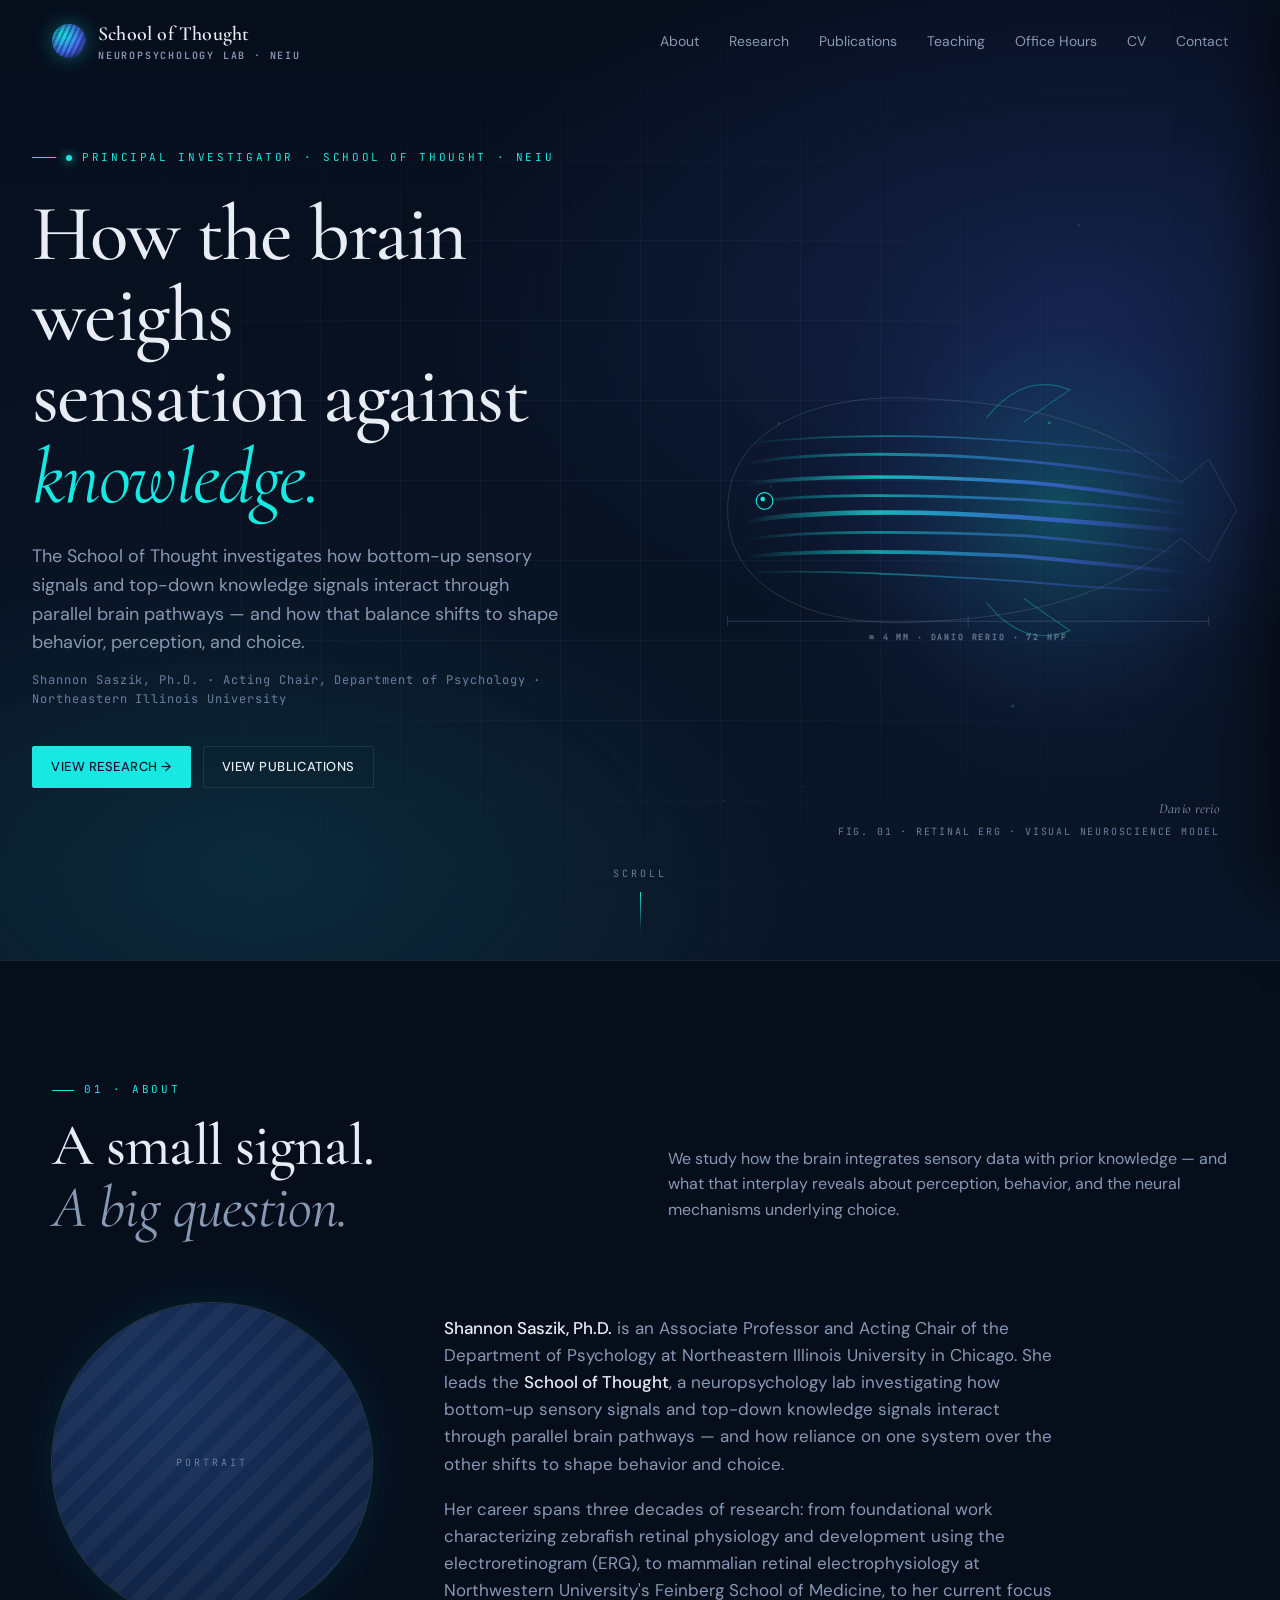
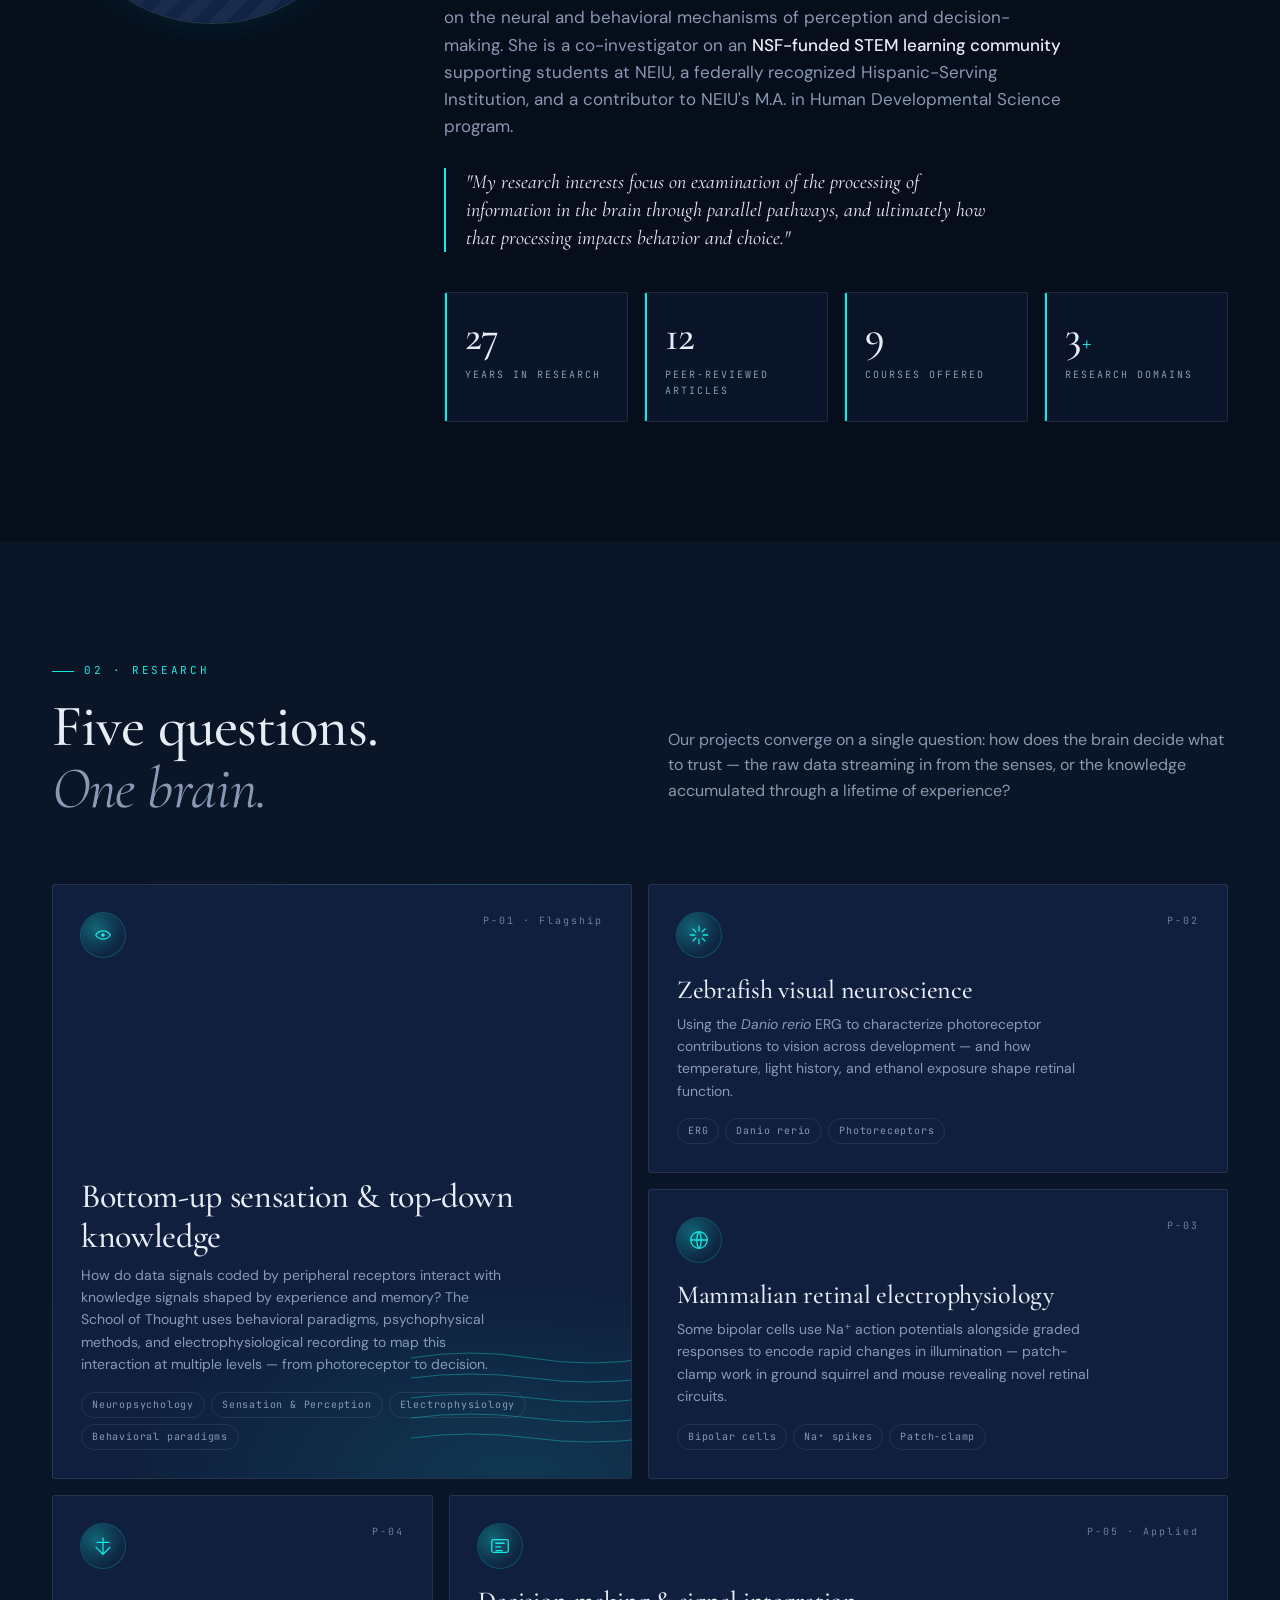
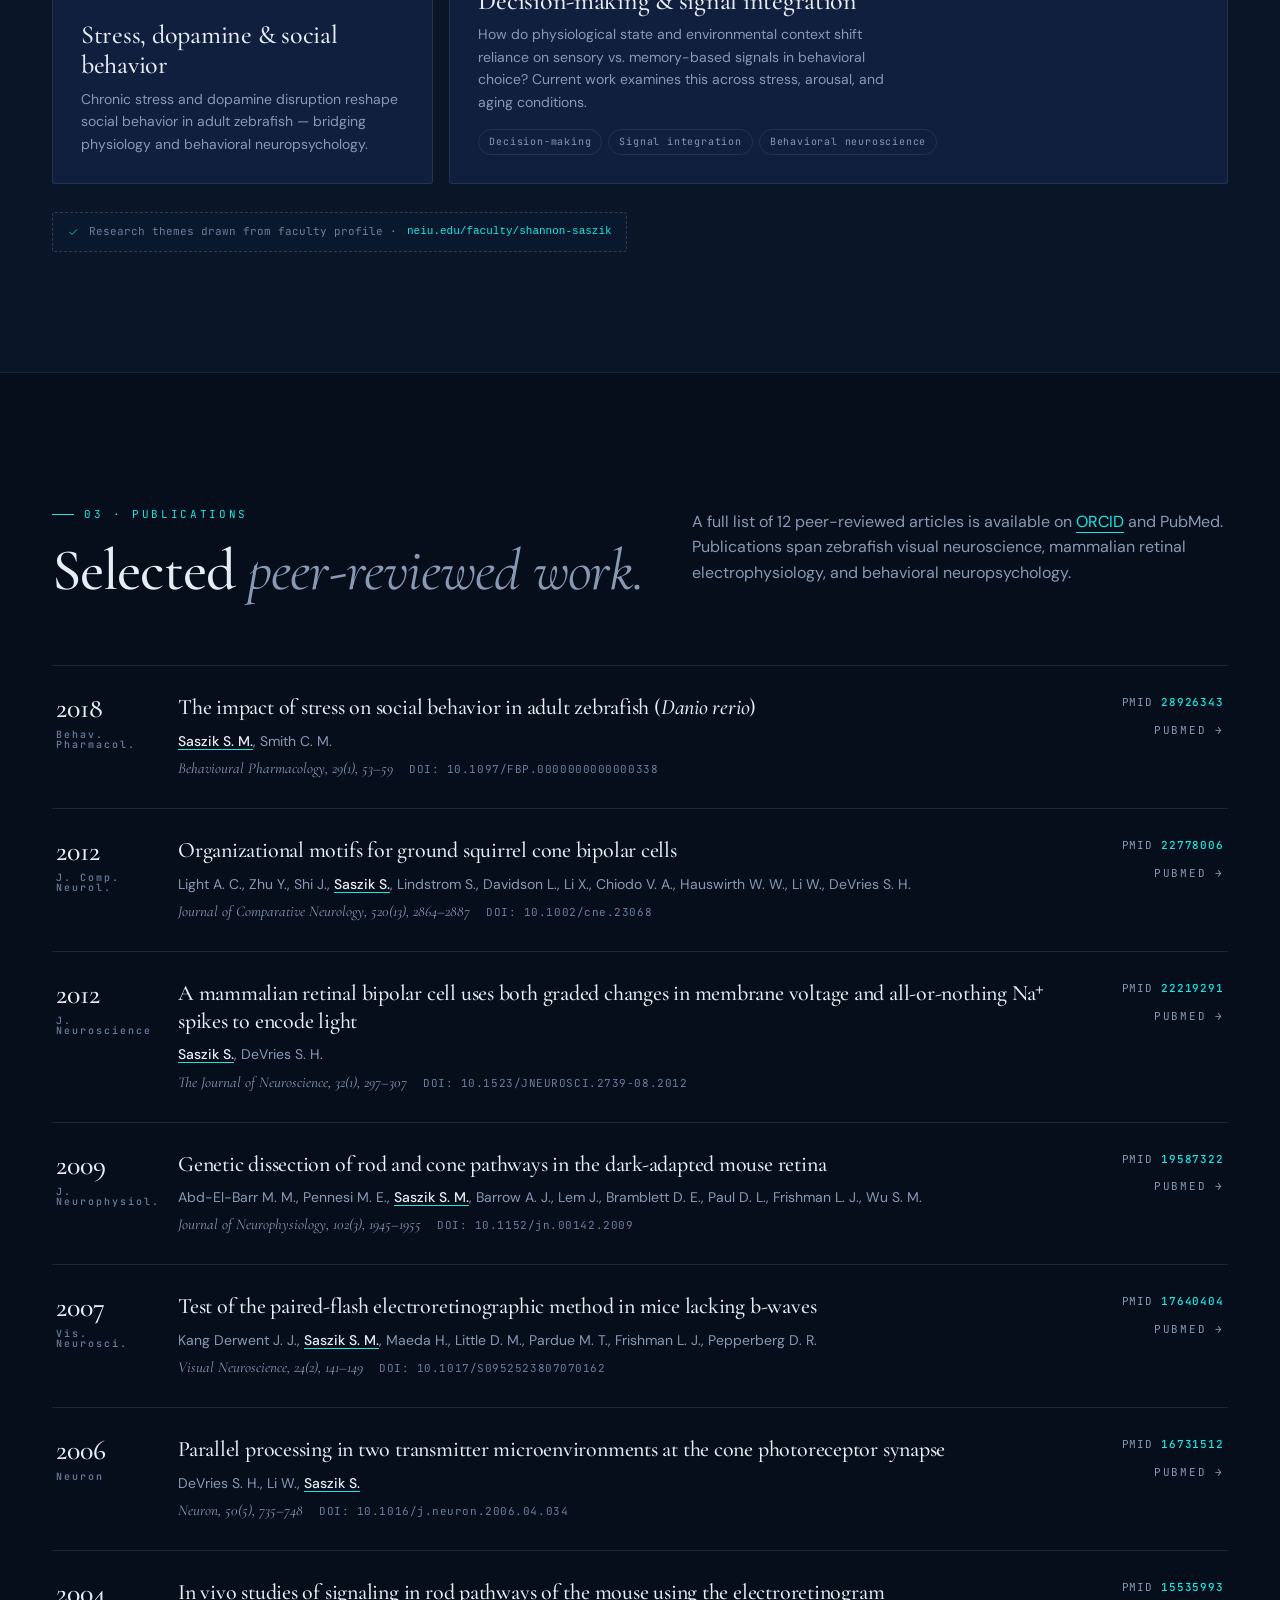
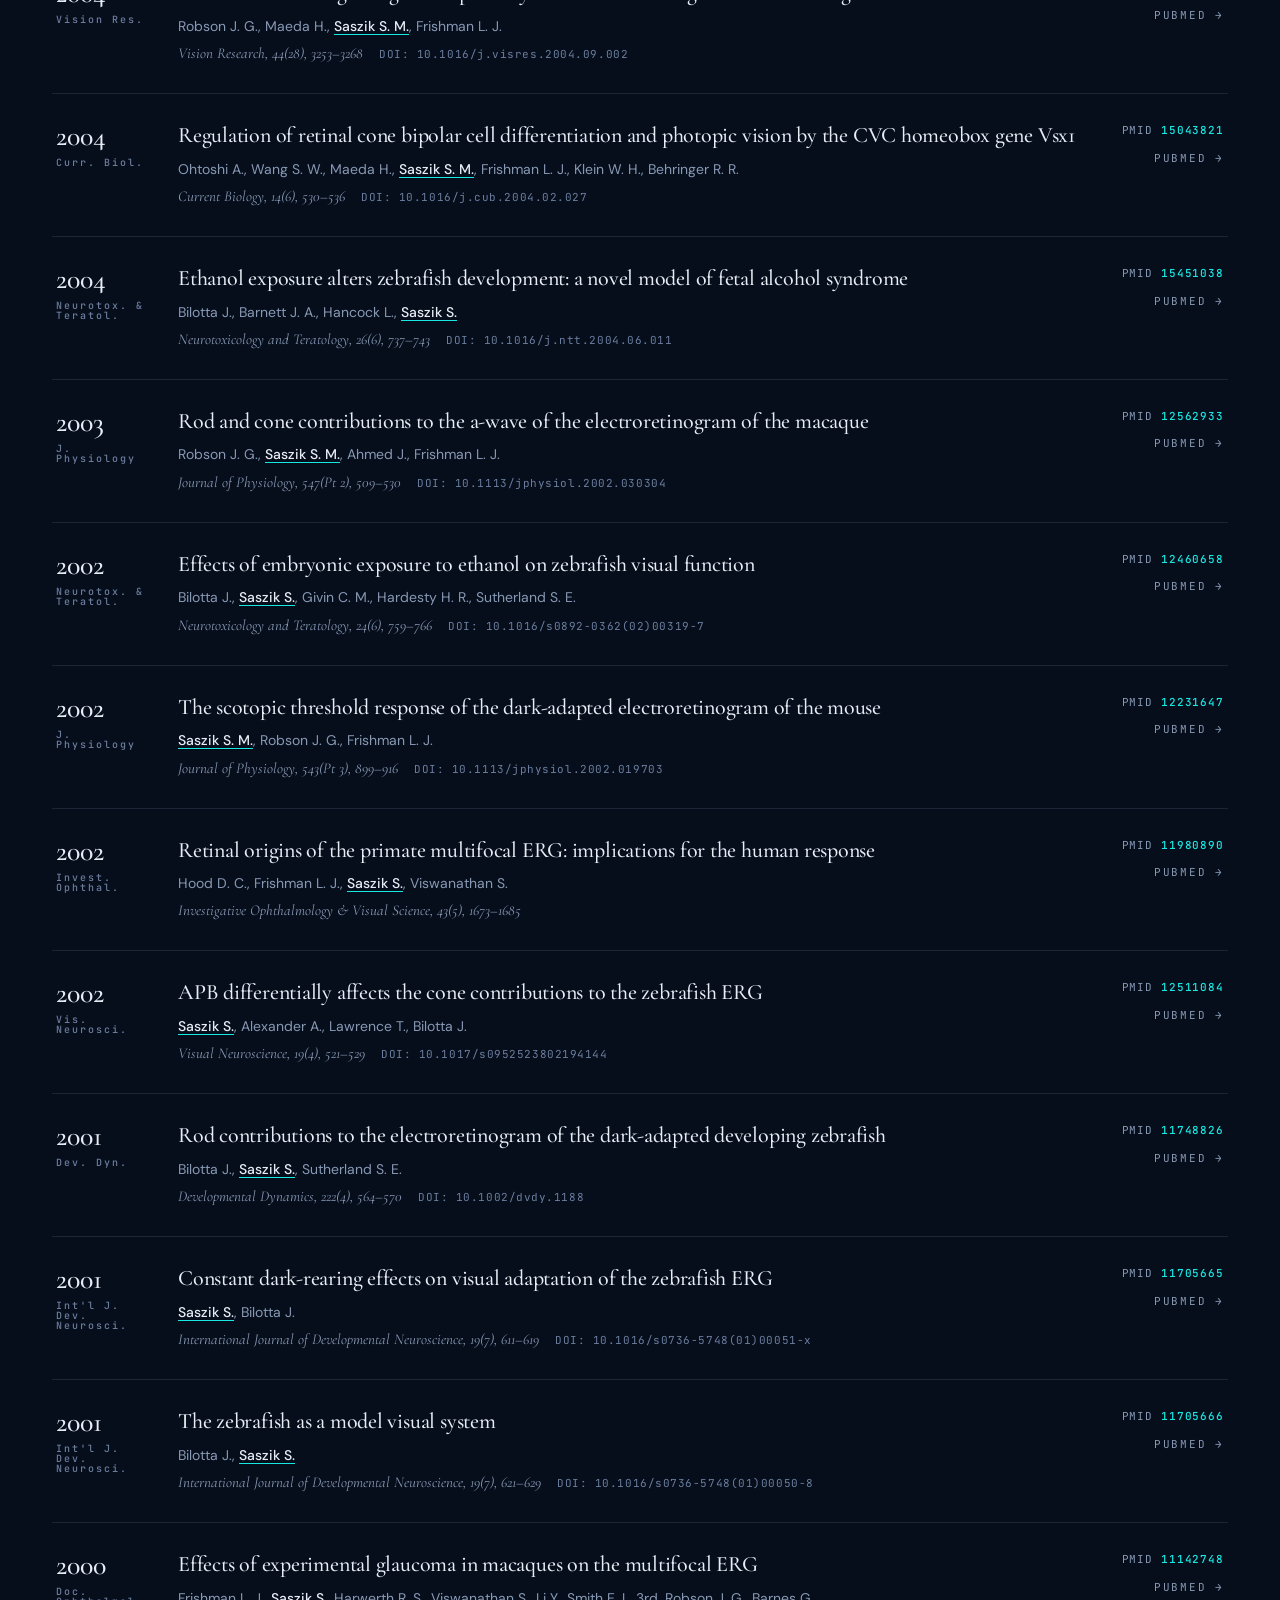
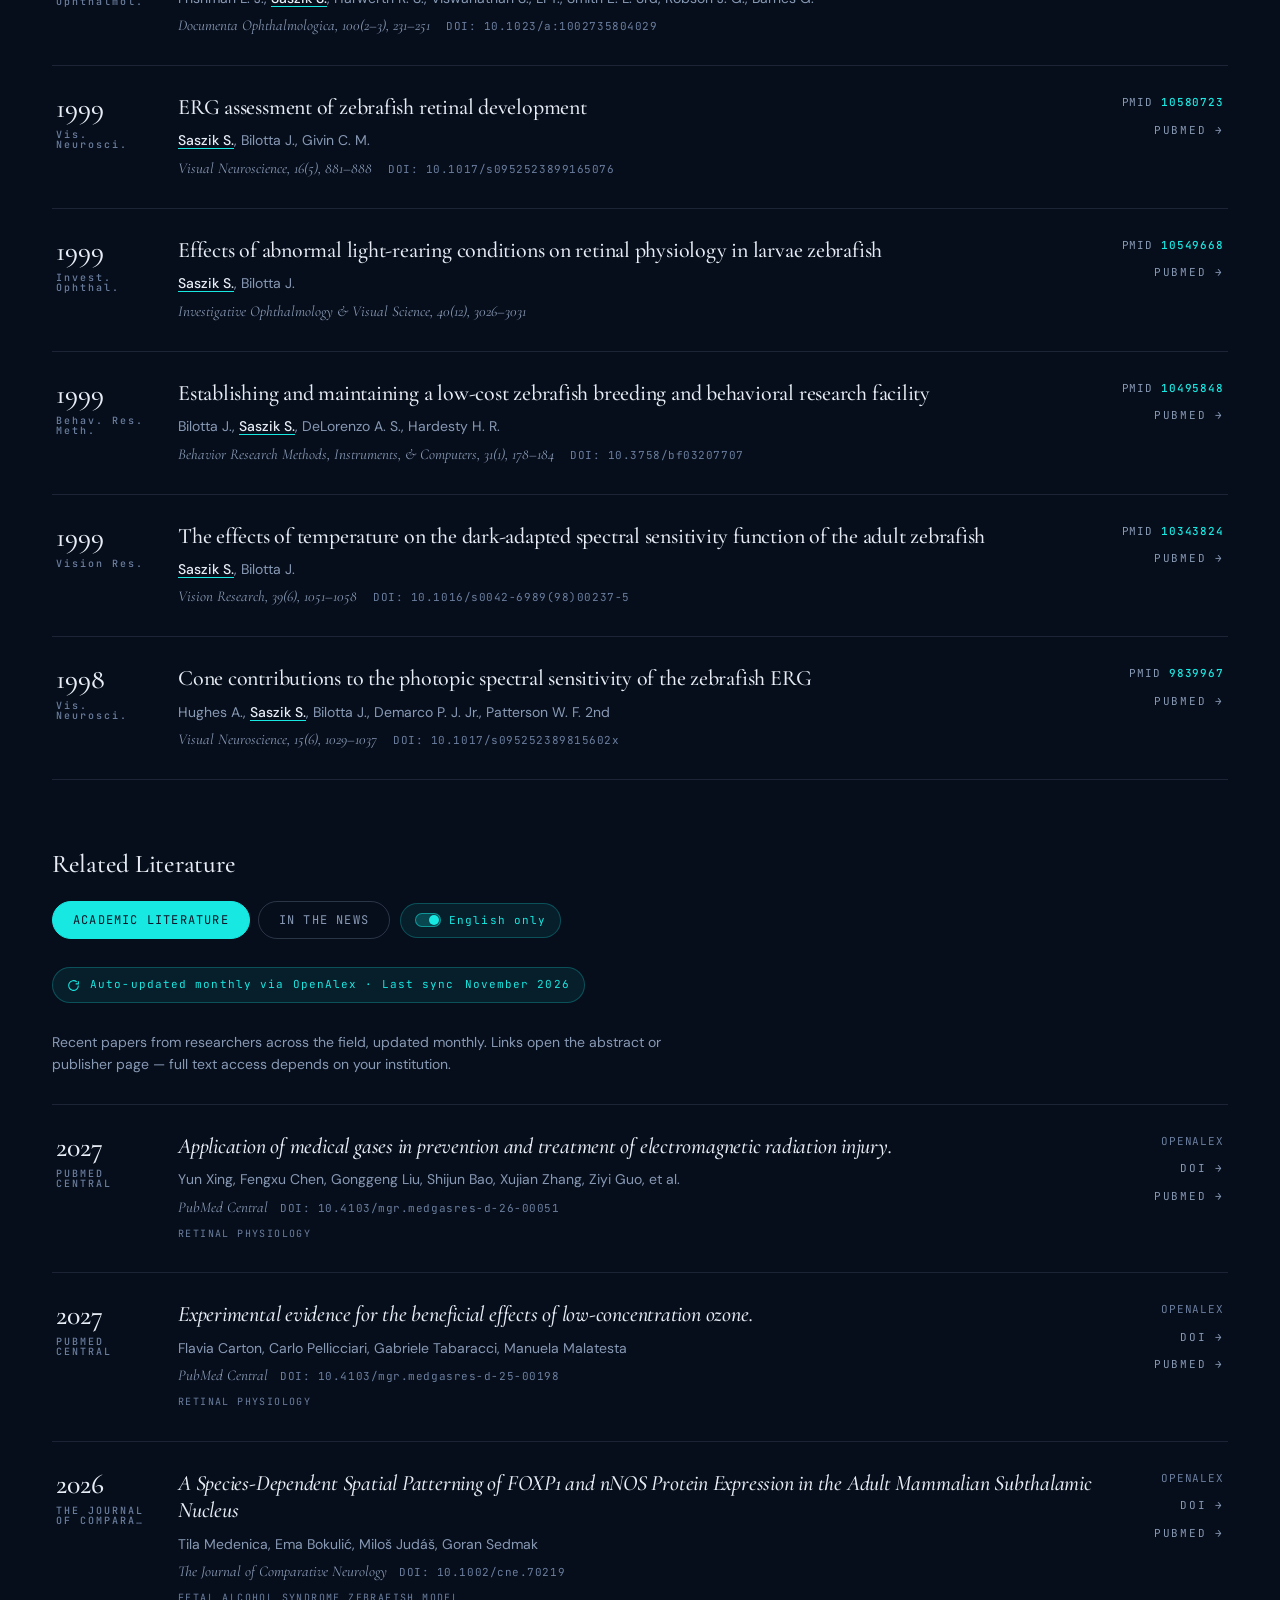
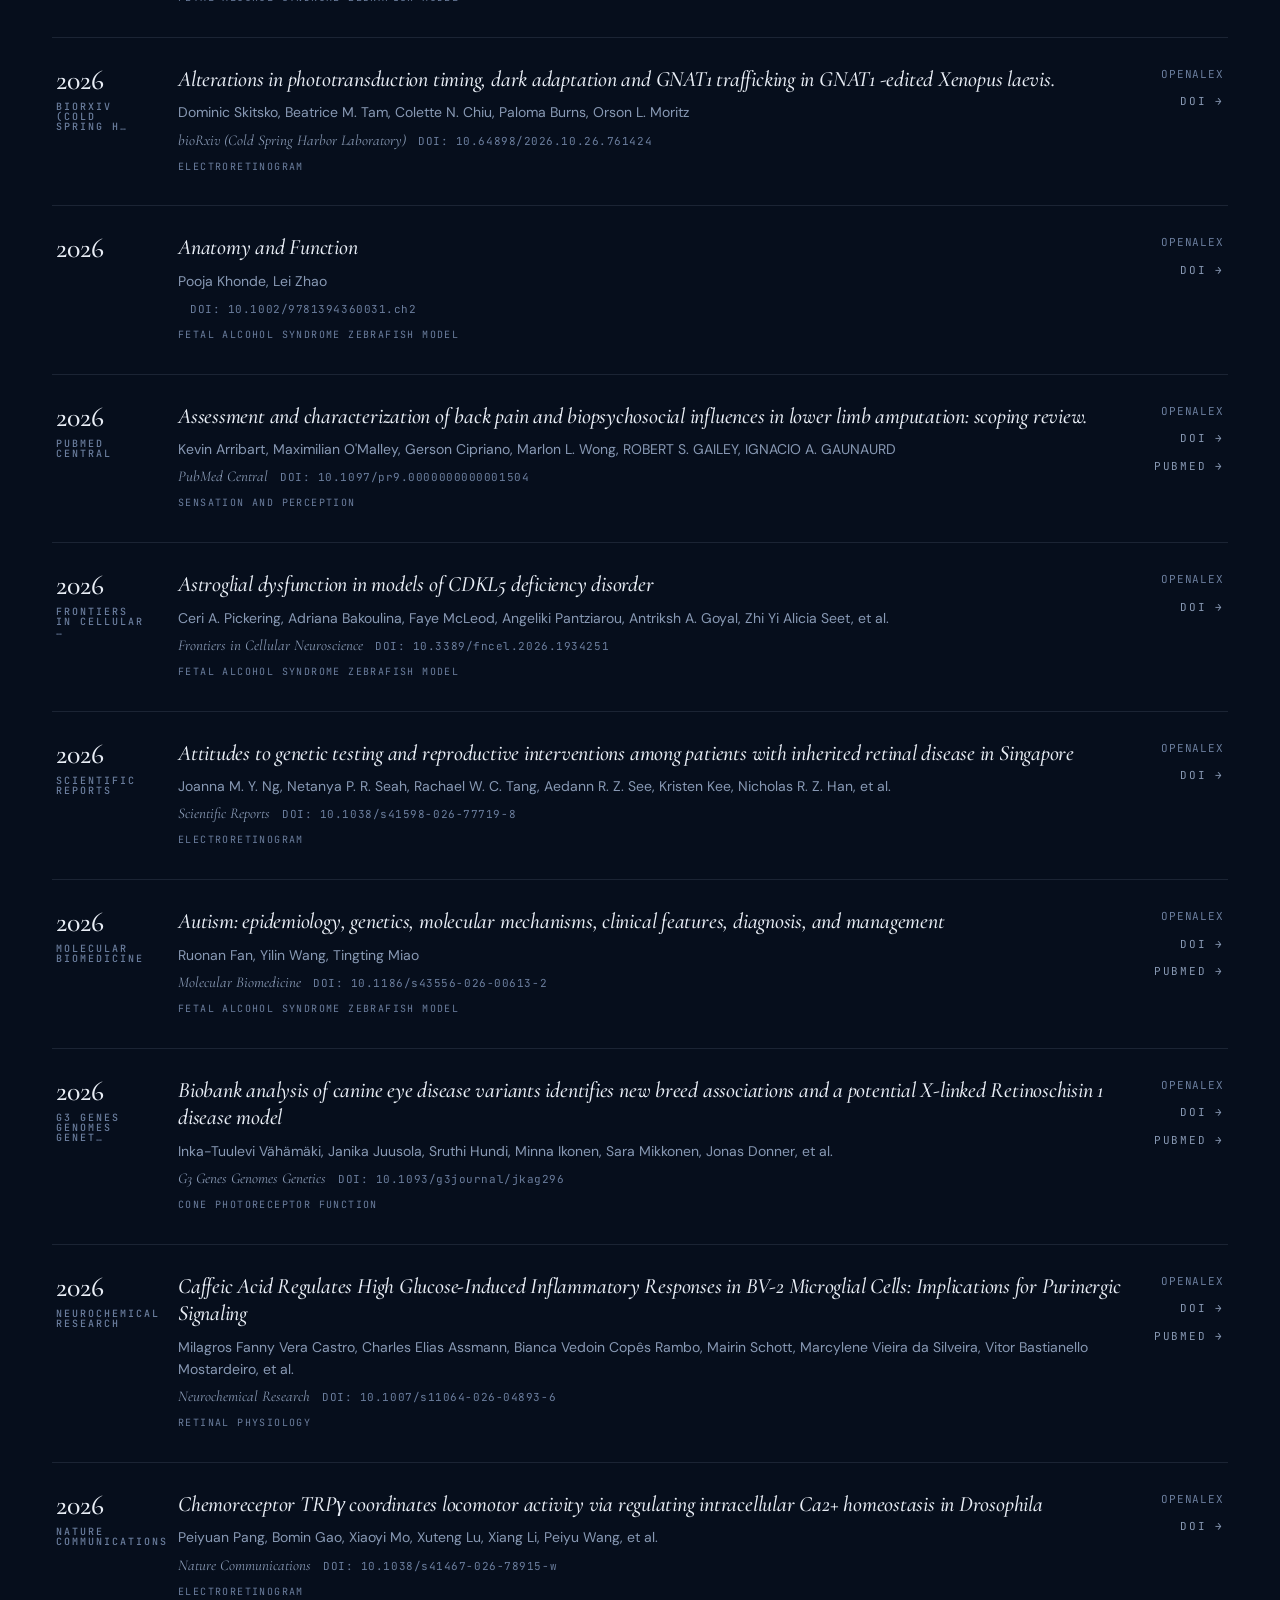
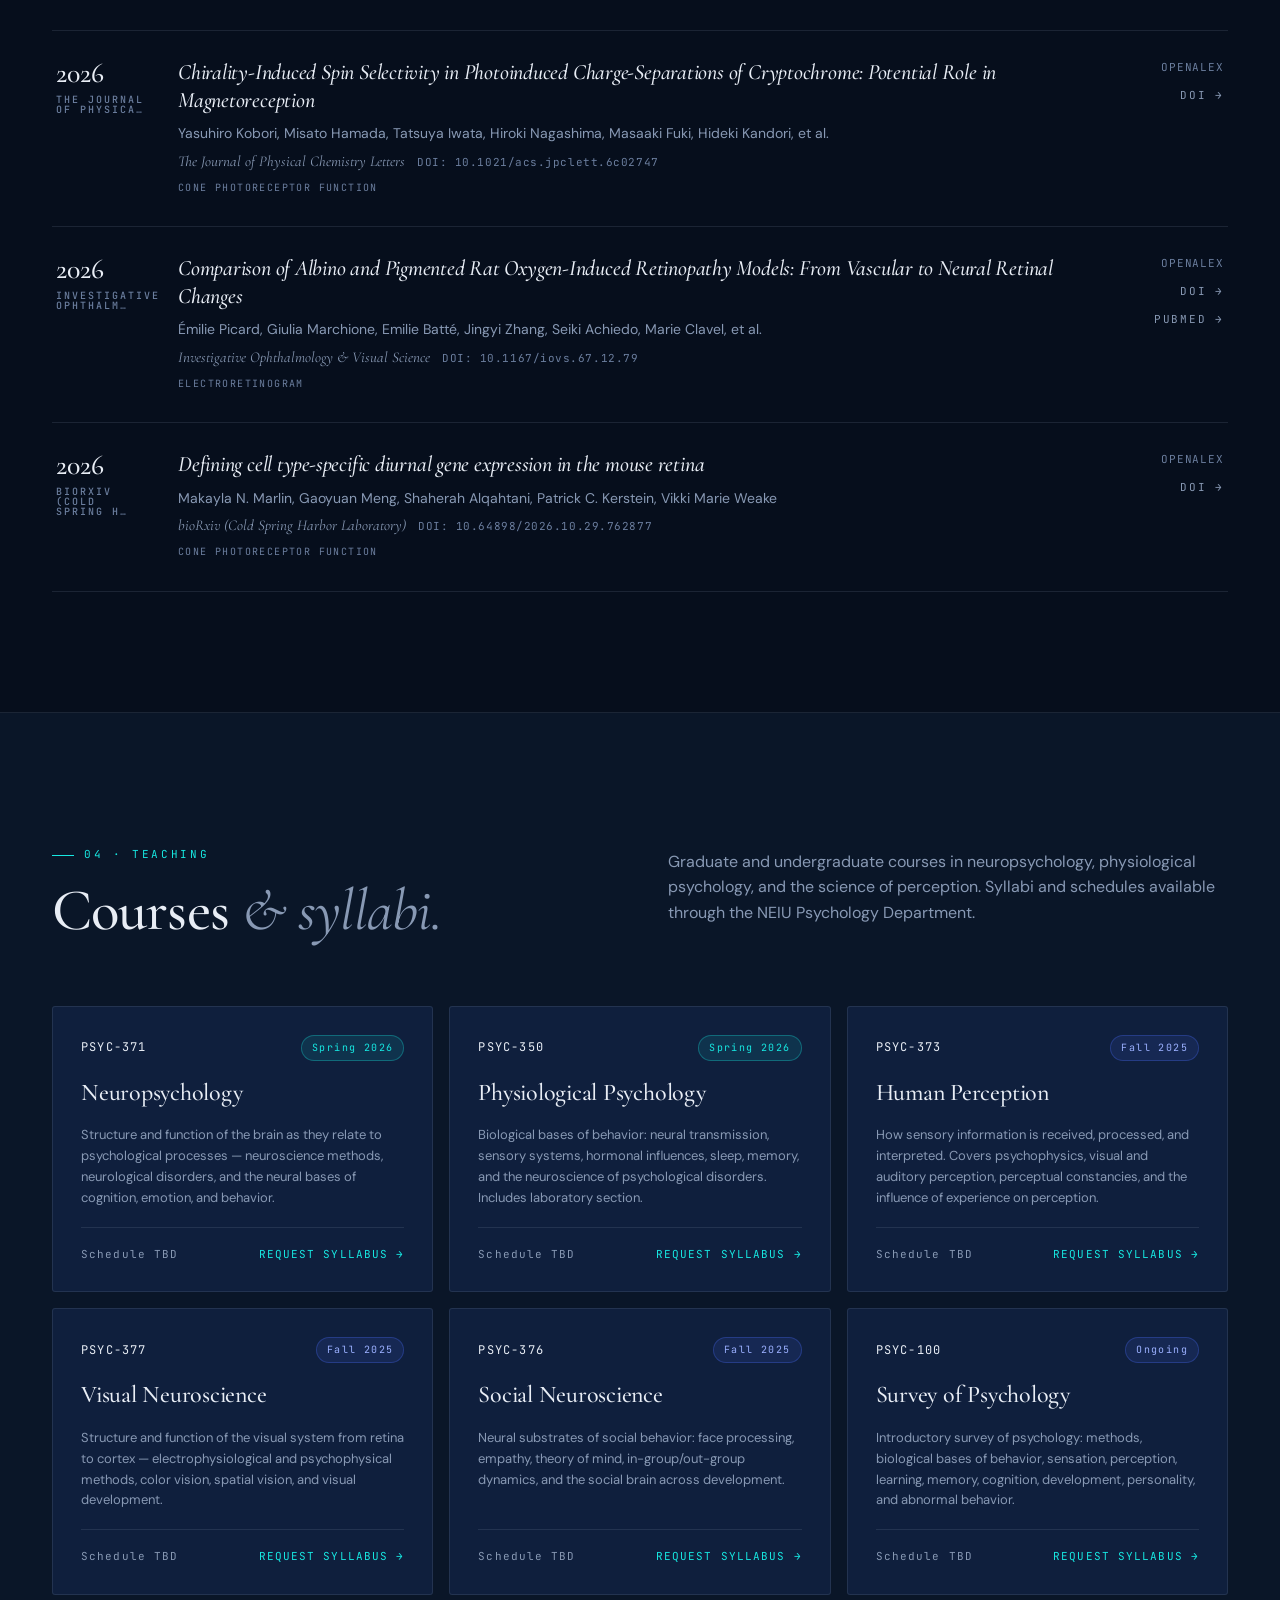
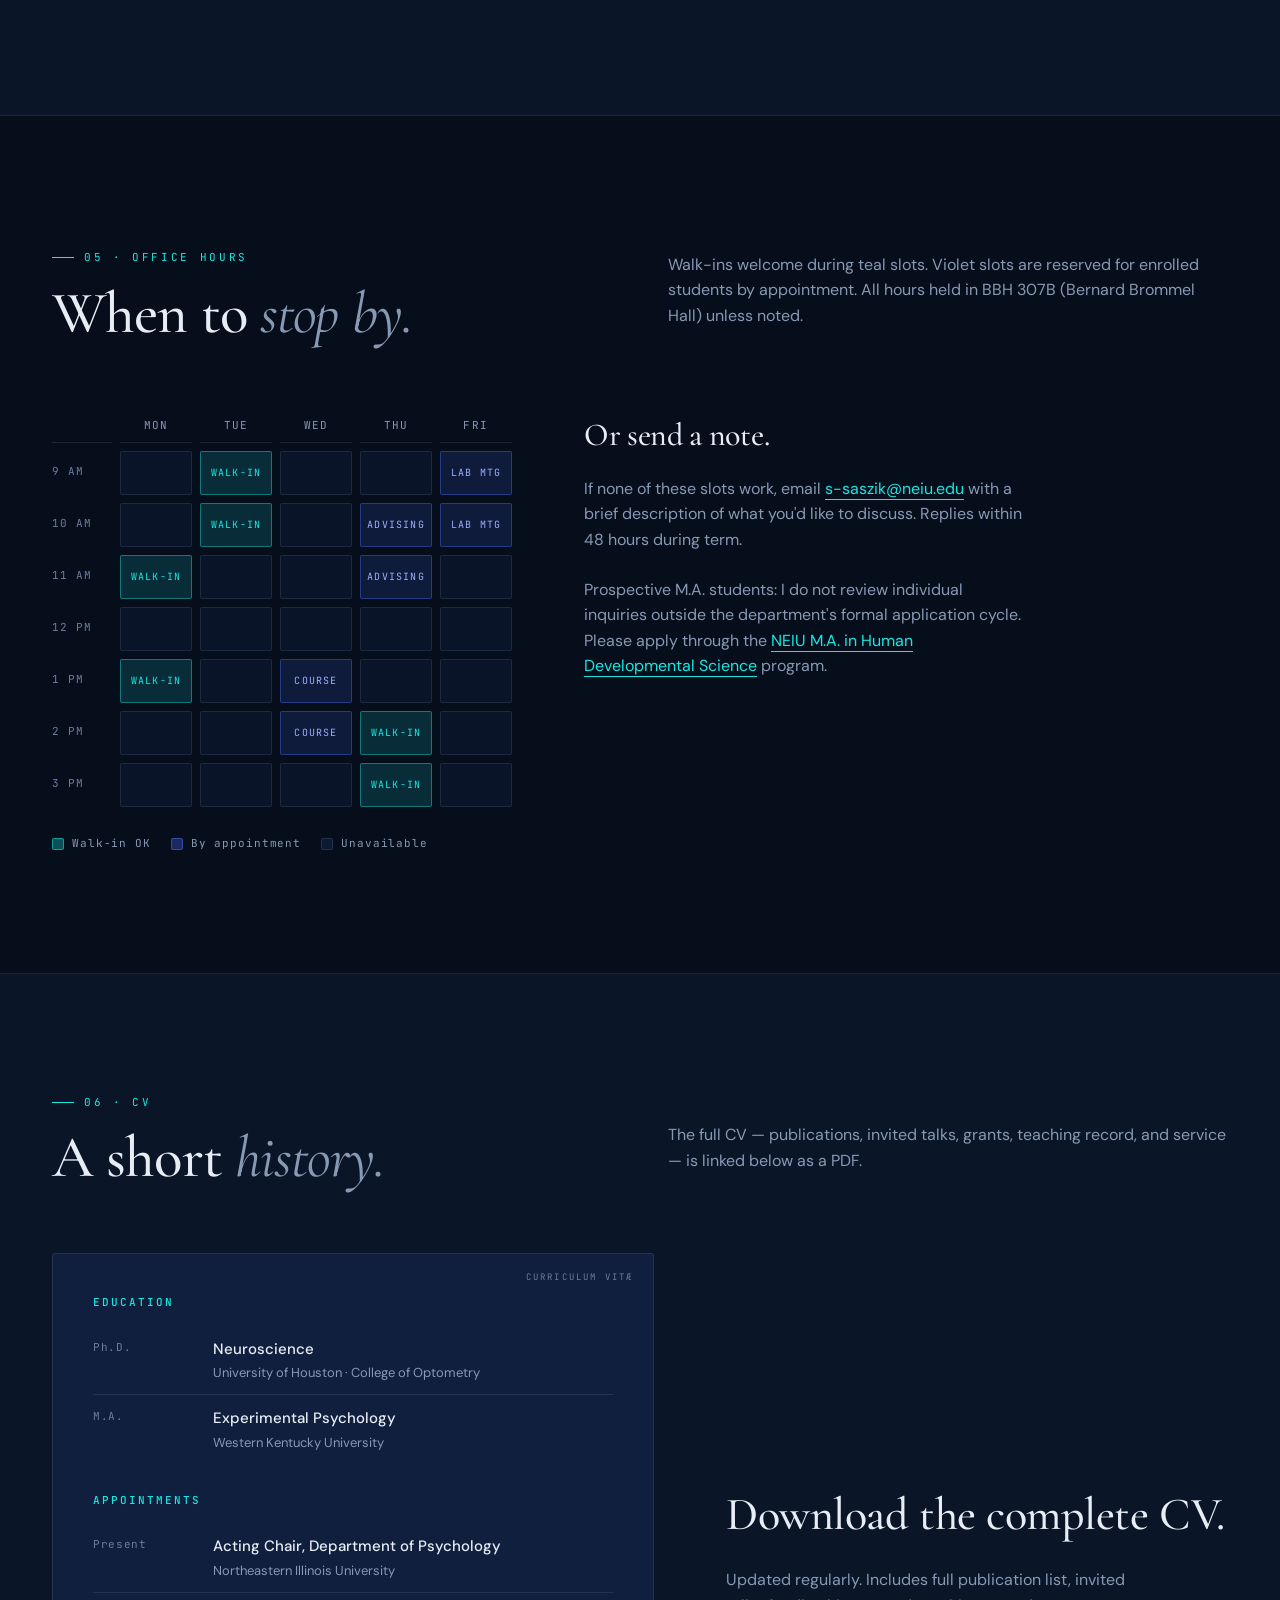
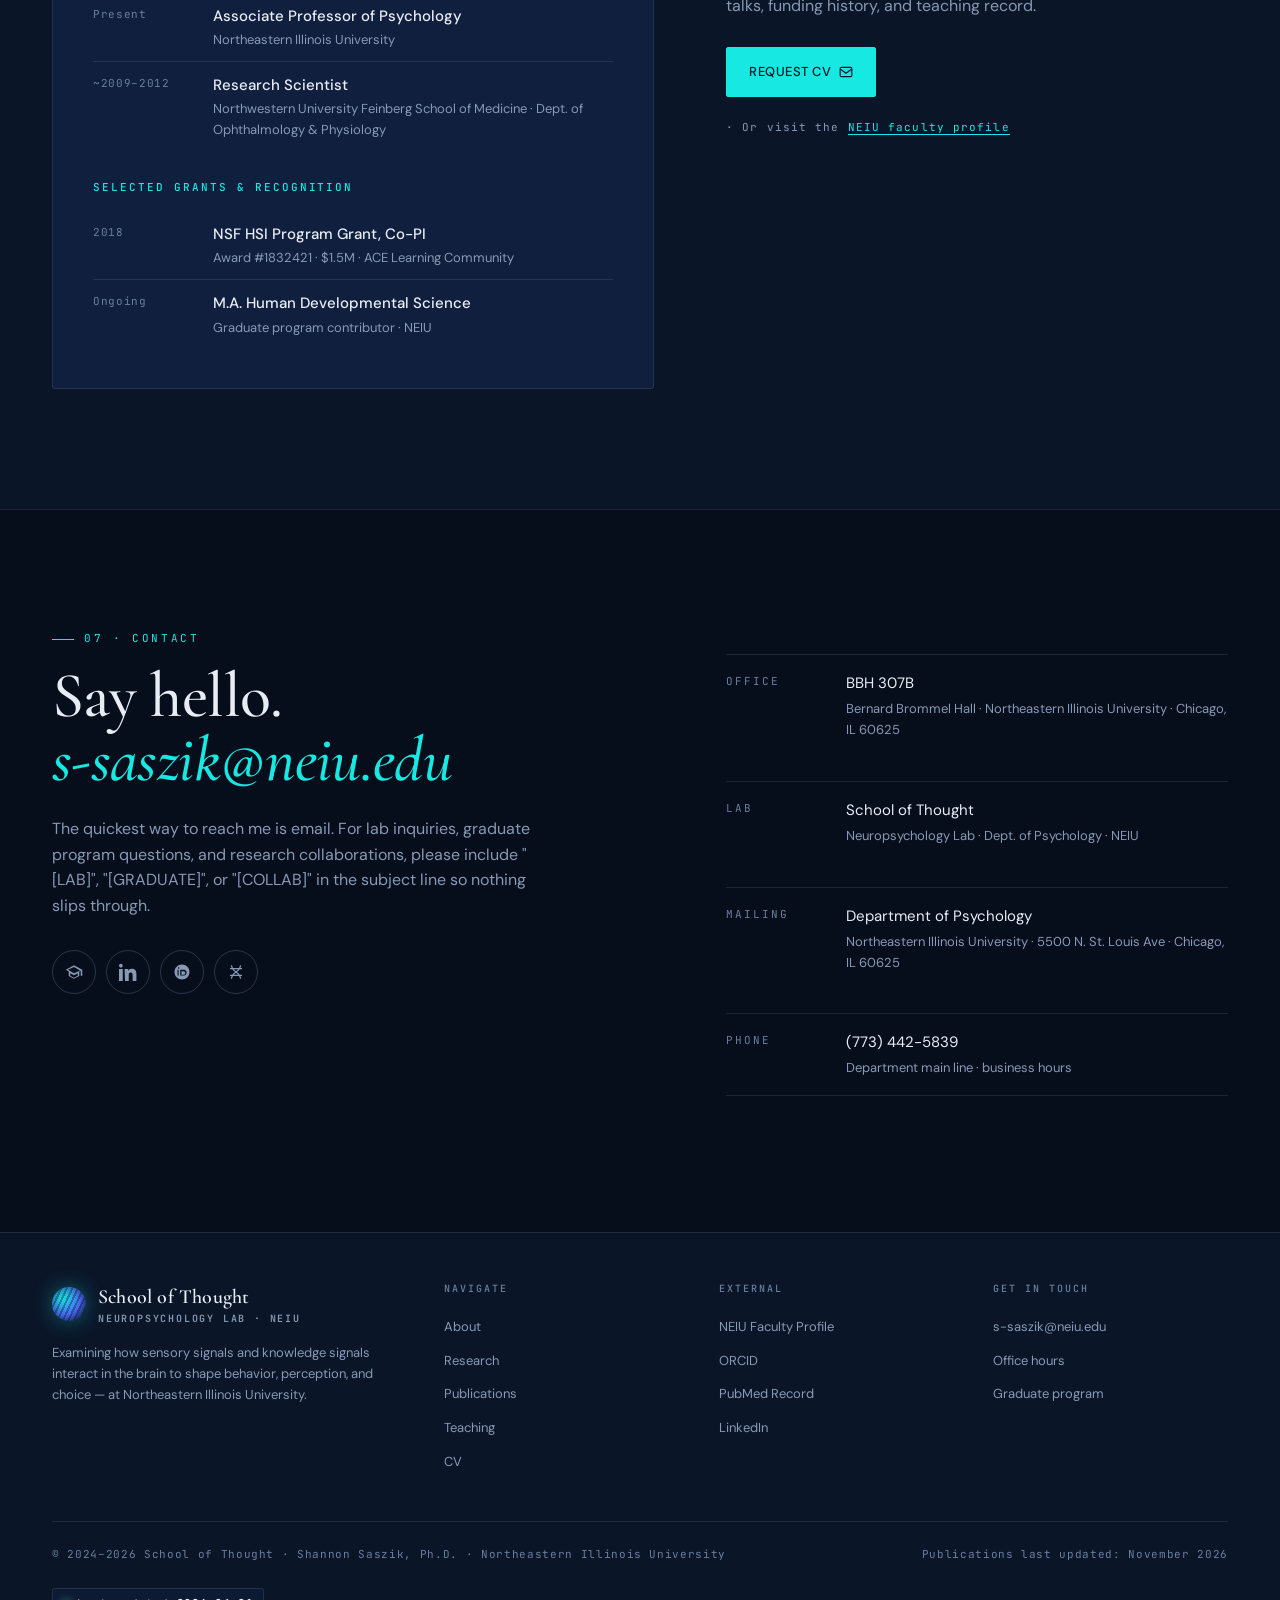
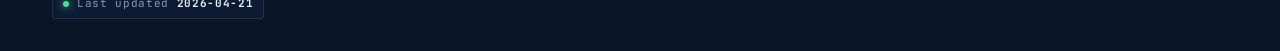
<file: index.html>
<!DOCTYPE html>
<html lang="en">
<head>
<meta charset="UTF-8" />
<meta name="viewport" content="width=device-width, initial-scale=1.0" />
<title>School of Thought — Neuropsychology Lab · Shannon Saszik, Ph.D. · NEIU</title>

<!-- Open Graph -->
<meta property="og:type" content="website">
<meta property="og:title" content="School of Thought — Shannon Saszik, Ph.D. | NEIU Neuropsychology Lab">
<meta property="og:description" content="Shannon Saszik, Ph.D. directs the School of Thought Neuropsychology Lab at Northeastern Illinois University. Research spans sensation, perception, decision-making, and visual neuroscience.">
<meta property="og:url" content="https://ssaszik.github.io/school-of-thought/">
<meta property="og:site_name" content="School of Thought — NEIU Neuropsychology Lab">
<meta property="og:image" content="https://ssaszik.github.io/school-of-thought/og-image.png">

<!-- Twitter Card -->
<meta name="twitter:card" content="summary_large_image">
<meta name="twitter:title" content="School of Thought — Shannon Saszik, Ph.D. | NEIU">
<meta name="twitter:description" content="Neuropsychology lab at NEIU investigating how the brain weighs sensory signals against accumulated knowledge. PI: Shannon Saszik, Ph.D.">
<meta name="twitter:image" content="https://ssaszik.github.io/school-of-thought/og-image.png">

<meta name="description" content="Shannon Saszik, Ph.D. — Associate Professor and Acting Chair of Psychology at Northeastern Illinois University (NEIU). Director of the School of Thought Neuropsychology Lab. Research in sensation, perception, decision-making, zebrafish visual neuroscience, and retinal electrophysiology." />
<meta name="author" content="Shannon Saszik, Ph.D." />
<meta name="theme-color" content="#0A1628" />
<meta name="keywords" content="Shannon Saszik, NEIU, Northeastern Illinois University, neuropsychology, sensation perception, decision making, zebrafish, retinal electrophysiology, electroretinogram, ERG, behavioral neuroscience, School of Thought, psychology professor">
<meta name="robots" content="index, follow">
<!-- ACTION REQUIRED: Replace REPLACE_WITH_VERIFICATION_CODE with the code from Google Search Console. See setup instructions. -->
<meta name="google-site-verification" content="jp1-D5k5DHqXNhp1coamSw-iMaPNAHYMsAfAdtiiW6E"/>
<link rel="canonical" href="https://ssaszik.github.io/school-of-thought/" />
<!-- TODO: Generate a real favicon (e.g. via realfavicongenerator.net) and place it at /favicon.ico -->
<link rel="icon" href="/favicon.ico" />

<!-- Structured data -->
<script type="application/ld+json">
{
  "@context": "https://schema.org",
  "@graph": [
    {
      "@type": "Person",
      "@id": "https://ssaszik.github.io/school-of-thought/#shannon-saszik",
      "name": "Shannon Saszik",
      "honorificSuffix": "Ph.D.",
      "jobTitle": "Associate Professor and Acting Chair, Department of Psychology",
      "affiliation": {
        "@type": "CollegeOrUniversity",
        "name": "Northeastern Illinois University",
        "alternateName": "NEIU",
        "url": "https://www.neiu.edu"
      },
      "worksFor": {
        "@type": "ResearchOrganization",
        "name": "School of Thought Neuropsychology Lab",
        "url": "https://ssaszik.github.io/school-of-thought/"
      },
      "url": "https://ssaszik.github.io/school-of-thought/",
      "sameAs": [
        "https://orcid.org/0000-0002-5772-2616",
        "https://pubmed.ncbi.nlm.nih.gov/?term=Saszik+SM%5BAuthor%5D",
        "https://www.neiu.edu/faculty/shannon-saszik",
        "https://scholar.google.com/scholar?q=Shannon+Saszik"
      ],
      "knowsAbout": [
        "Neuropsychology",
        "Sensation and Perception",
        "Decision-Making",
        "Zebrafish Visual Neuroscience",
        "Electroretinography",
        "Retinal Electrophysiology",
        "Behavioral Neuroscience"
      ],
      "alumniOf": {
        "@type": "CollegeOrUniversity",
        "name": "Northwestern University Feinberg School of Medicine"
      }
    },
    {
      "@type": "ResearchOrganization",
      "@id": "https://ssaszik.github.io/school-of-thought/#lab",
      "name": "School of Thought Neuropsychology Lab",
      "url": "https://ssaszik.github.io/school-of-thought/",
      "description": "A neuropsychology lab at Northeastern Illinois University investigating how bottom-up sensory signals and top-down knowledge signals interact through parallel brain pathways to shape behavior, perception, and choice.",
      "founder": {
        "@id": "https://ssaszik.github.io/school-of-thought/#shannon-saszik"
      },
      "parentOrganization": {
        "@type": "CollegeOrUniversity",
        "name": "Northeastern Illinois University",
        "alternateName": "NEIU",
        "url": "https://www.neiu.edu"
      },
      "foundingDate": "2009",
      "keywords": [
        "Neuropsychology",
        "Sensation and Perception",
        "Decision-Making",
        "Zebrafish",
        "Retinal Electrophysiology",
        "Behavioral Neuroscience",
        "NSF"
      ]
    },
    {
      "@type": "WebSite",
      "@id": "https://ssaszik.github.io/school-of-thought/#website",
      "url": "https://ssaszik.github.io/school-of-thought/",
      "name": "School of Thought — Neuropsychology Lab",
      "description": "Official website of the School of Thought Neuropsychology Lab, directed by Shannon Saszik, Ph.D. at NEIU.",
      "publisher": {
        "@id": "https://ssaszik.github.io/school-of-thought/#shannon-saszik"
      }
    }
  ]
}
</script>

<!-- Fonts -->
<link rel="preconnect" href="https://fonts.googleapis.com" />
<link rel="preconnect" href="https://fonts.gstatic.com" crossorigin />
<link href="https://fonts.googleapis.com/css2?family=Cormorant+Garamond:ital,wght@0,500;1,400;1,500&family=DM+Sans:wght@400;500;600;700&family=JetBrains+Mono:wght@400;500&display=swap" rel="stylesheet" />

<style>
  /* ---------- Tokens ---------- */
  :root {
    --navy-950: #060E1C;
    --navy-900: #0A1628;
    --navy-800: #0F1F3D;
    --line: rgba(136, 153, 180, 0.16);
    --line-strong: rgba(136, 153, 180, 0.28);
    --text: #E8EDF5;
    --text-dim: #8899B4;
    --text-faint: #6B7E9E;
    --teal: #17E8E2;
    --teal-2: #00C9C8;
    --violet: #4A6CF7;
    --warn: #F5A524;

    --ff-display: "Cormorant Garamond", "Times New Roman", serif;
    --ff-body: "DM Sans", system-ui, -apple-system, sans-serif;
    --ff-mono: "JetBrains Mono", ui-monospace, monospace;

    --ease: cubic-bezier(0.2, 0.7, 0.2, 1);
    --maxw: 1240px;
    --z-nav: 50;
  }

  * { box-sizing: border-box; }
  html { scroll-behavior: smooth; scroll-padding-top: 90px; }
  body {
    margin: 0;
    background: var(--navy-900);
    color: var(--text);
    font-family: var(--ff-body);
    font-size: 16px;
    line-height: 1.6;
    -webkit-font-smoothing: antialiased;
    overflow-x: hidden;
  }

  ::selection { background: var(--teal); color: var(--navy-900); }

  :focus-visible {
    outline: 2px solid var(--teal);
    outline-offset: 3px;
    border-radius: 2px;
  }

  .skip-link {
    position: absolute;
    top: -100%;
    left: 16px;
    z-index: 9999;
    padding: 10px 18px;
    background: var(--teal);
    color: var(--navy-900);
    font-family: var(--ff-body);
    font-size: 14px;
    font-weight: 600;
    border-radius: 0 0 4px 4px;
    transition: top 0.2s;
  }
  .skip-link:focus { top: 0; }

  a { color: inherit; text-decoration: none; }

  h1, h2, h3, h4 {
    font-family: var(--ff-display);
    font-weight: 500;
    letter-spacing: -0.01em;
    margin: 0;
    color: var(--text);
  }

  .wrap { max-width: var(--maxw); margin: 0 auto; padding: 0 32px; }

  /* ---------- Reveal ---------- */
  .reveal { opacity: 0; transform: translateY(18px); transition: opacity 0.7s var(--ease), transform 0.7s var(--ease); }
  .reveal.in { opacity: 1; transform: none; }
  .reveal.d1 { transition-delay: 0.08s; }
  .reveal.d2 { transition-delay: 0.16s; }
  .reveal.d3 { transition-delay: 0.24s; }
  .reveal.d4 { transition-delay: 0.32s; }

  /* ---------- Nav ---------- */
  .nav {
    position: fixed; top: 0; left: 0; right: 0; z-index: var(--z-nav);
    padding: 18px 0;
    transition: background 0.35s var(--ease), backdrop-filter 0.35s var(--ease), border-color 0.35s var(--ease);
    border-bottom: 1px solid transparent;
  }
  .nav.scrolled {
    background: rgba(10, 22, 40, 0.72);
    backdrop-filter: blur(14px) saturate(140%);
    -webkit-backdrop-filter: blur(14px) saturate(140%);
    border-bottom-color: var(--line);
  }
  .nav-inner { display: flex; align-items: center; justify-content: space-between; gap: 32px; }
  .brand { display: flex; align-items: center; gap: 12px; font-family: var(--ff-display); font-size: 20px; font-weight: 600; letter-spacing: 0.01em; }
  .brand-mark {
    width: 34px; height: 34px; border-radius: 50%;
    background: radial-gradient(circle at 30% 30%, var(--teal) 0%, var(--violet) 55%, var(--navy-900) 100%);
    box-shadow: 0 0 20px rgba(23, 232, 226, 0.35), inset 0 0 10px rgba(10, 22, 40, 0.5);
    position: relative; overflow: hidden;
  }
  .brand-mark::after {
    content: ""; position: absolute; inset: 0;
    background: repeating-linear-gradient(115deg, transparent 0 3px, rgba(10, 22, 40, 0.35) 3px 5px);
    mix-blend-mode: multiply;
  }
  .brand small { display: block; font-family: var(--ff-mono); font-size: 10px; color: var(--text-dim); letter-spacing: 0.18em; text-transform: uppercase; margin-top: -2px; }

  .nav-links { display: flex; gap: 30px; align-items: center; font-size: 14px; }
  .nav-links a { color: var(--text-dim); transition: color 0.2s var(--ease); position: relative; padding: 4px 0; }
  .nav-links a:hover, .nav-links a.active { color: var(--text); }
  .nav-links a::after {
    content: ""; position: absolute; left: 0; right: 100%; bottom: -4px; height: 1px;
    background: var(--teal); transition: right 0.3s var(--ease);
  }
  .nav-links a:hover::after { right: 0; }

  .btn {
    display: inline-flex; align-items: center; gap: 8px;
    padding: 10px 18px; border-radius: 2px;
    font-family: var(--ff-body); font-size: 13px; font-weight: 500;
    letter-spacing: 0.04em; text-transform: uppercase;
    border: 1px solid var(--line-strong);
    background: transparent; color: var(--text);
    cursor: pointer; transition: all 0.25s var(--ease);
  }
  .btn:hover { border-color: var(--teal); color: var(--teal); }
  .btn.primary {
    background: var(--teal); color: var(--navy-900); border-color: var(--teal);
    box-shadow: 0 0 0 0 rgba(23, 232, 226, 0);
  }
  .btn.primary:hover { background: #3BF0EA; box-shadow: 0 0 24px rgba(23, 232, 226, 0.35); color: var(--navy-900); }
  .btn.ghost { border-color: var(--line); }

  .hamburger {
    display: none;
    width: 36px; height: 36px;
    border: 1px solid var(--line-strong);
    background: transparent; color: var(--text);
    cursor: pointer; border-radius: 2px; padding: 0;
    flex-direction: column; align-items: center; justify-content: center; gap: 5px;
    transition: border-color 0.25s var(--ease), color 0.25s var(--ease), background 0.25s var(--ease), box-shadow 0.25s var(--ease);
  }
  .hamburger .bar {
    width: 18px; height: 1.5px;
    background: currentColor; border-radius: 1px;
    transition: transform 0.38s var(--ease), opacity 0.28s ease, width 0.28s var(--ease);
    transform-origin: center;
  }
  .hamburger.open {
    border-color: rgba(23, 232, 226, 0.45);
    color: var(--teal);
    box-shadow: 0 0 12px rgba(23, 232, 226, 0.18);
  }
  .hamburger.open .bar:nth-child(1) { transform: translateY(6.5px) rotate(45deg); }
  .hamburger.open .bar:nth-child(2) { opacity: 0; transform: scaleX(0); }
  .hamburger.open .bar:nth-child(3) { transform: translateY(-6.5px) rotate(-45deg); }

  /* ---------- Hero ---------- */
  .hero {
    position: relative;
    min-height: 100vh;
    display: grid;
    grid-template-columns: 1.05fr 1fr;
    align-items: center;
    overflow: hidden;
    padding: 140px 0 80px;
    background:
      radial-gradient(1100px 600px at 85% 30%, rgba(74, 108, 247, 0.18), transparent 60%),
      radial-gradient(900px 500px at 20% 90%, rgba(23, 232, 226, 0.10), transparent 60%),
      linear-gradient(180deg, var(--navy-950) 0%, var(--navy-900) 100%);
  }
  .hero::before {
    content: ""; position: absolute; inset: 0;
    background-image:
      linear-gradient(var(--line) 1px, transparent 1px),
      linear-gradient(90deg, var(--line) 1px, transparent 1px);
    background-size: 80px 80px;
    opacity: 0.4;
    mask-image: radial-gradient(ellipse at center, black 30%, transparent 75%);
    pointer-events: none;
  }
  .hero-grid { position: relative; z-index: 2; display: contents; }

  .hero-left { padding: 0 32px 0 max(32px, calc((100vw - var(--maxw)) / 2)); }
  .hero-right { position: relative; height: 100%; min-height: 520px; }

  .eyebrow {
    display: inline-flex; align-items: center; gap: 10px;
    font-family: var(--ff-mono); font-size: 11px; letter-spacing: 0.24em; text-transform: uppercase;
    color: var(--teal); margin-bottom: 28px;
  }
  .eyebrow::before {
    content: ""; width: 24px; height: 1px; background: var(--teal);
  }
  .eyebrow-dot { width: 6px; height: 6px; border-radius: 50%; background: var(--teal); box-shadow: 0 0 10px var(--teal); animation: pulse 2.4s ease-in-out infinite; }
  @keyframes pulse { 50% { opacity: 0.4; transform: scale(0.7); } }

  .hero h1 {
    font-size: clamp(44px, 6.2vw, 82px);
    line-height: 1.02;
    letter-spacing: -0.02em;
    margin-bottom: 24px;
    font-weight: 500;
  }
  .hero h1 em {
    font-style: italic;
    color: var(--teal);
    font-weight: 400;
  }
  .hero-sub {
    font-size: 18px; max-width: 540px; color: var(--text-dim); margin-bottom: 14px;
  }
  .hero-affil {
    font-family: var(--ff-mono); font-size: 12px; letter-spacing: 0.08em; color: var(--text-faint);
    margin-bottom: 36px;
  }
  .hero-ctas { display: flex; gap: 12px; flex-wrap: wrap; margin-bottom: 48px; }

  .hero-meta {
    display: flex; gap: 36px; flex-wrap: wrap; font-family: var(--ff-mono); font-size: 11px;
    color: var(--text-faint); letter-spacing: 0.12em; text-transform: uppercase;
  }
  .hero-meta span strong { display: block; font-family: var(--ff-body); font-size: 14px; color: var(--text); letter-spacing: 0; text-transform: none; margin-top: 4px; font-weight: 500;}

  /* Fish canvas */
  .fish-stage {
    position: absolute; inset: 0;
    display: flex; align-items: center; justify-content: center;
  }
  .fish-stage svg { width: 100%; height: 100%; display: block; }
  .fish-caption {
    position: absolute; bottom: 40px; right: 60px;
    font-family: var(--ff-mono); font-size: 10px; letter-spacing: 0.18em;
    color: var(--text-faint); text-transform: uppercase;
    text-align: right;
  }
  .fish-caption em { font-style: italic; color: var(--text-dim); text-transform: none; letter-spacing: 0.02em; font-family: var(--ff-display); font-size: 14px; display: block; margin-bottom: 4px; }

  .scroll-indicator {
    position: absolute; bottom: 28px; left: 50%; transform: translateX(-50%);
    font-family: var(--ff-mono); font-size: 10px; letter-spacing: 0.3em;
    color: var(--text-faint); text-transform: uppercase;
    display: flex; flex-direction: column; align-items: center; gap: 10px;
  }
  .scroll-indicator::after {
    content: ""; width: 1px; height: 40px;
    background: linear-gradient(180deg, var(--teal), transparent);
    animation: scrollDrop 2.2s ease-in-out infinite;
  }
  @keyframes scrollDrop {
    0% { transform: scaleY(0); transform-origin: top; }
    50% { transform: scaleY(1); transform-origin: top; }
    51% { transform: scaleY(1); transform-origin: bottom; }
    100% { transform: scaleY(0); transform-origin: bottom; }
  }

  /* ---------- Section chrome ---------- */
  section { padding: 120px 0; position: relative; }
  .section-head { margin-bottom: 64px; display: grid; grid-template-columns: auto 1fr; gap: 48px; align-items: end; }
  .section-head .lead { max-width: 560px; justify-self: end; color: var(--text-dim); font-size: 16px; }
  .section-num {
    font-family: var(--ff-mono); font-size: 11px; color: var(--teal);
    letter-spacing: 0.24em; text-transform: uppercase; margin-bottom: 16px;
    display: flex; align-items: center; gap: 10px;
  }
  .section-num::before { content: ""; width: 22px; height: 1px; background: var(--teal); }
  .section-title {
    font-size: clamp(36px, 4.6vw, 60px);
    line-height: 1.05;
    letter-spacing: -0.015em;
  }
  .section-title em { font-style: italic; color: var(--text-dim); font-weight: 400; }

  /* ---------- About ---------- */
  .about { background: var(--navy-950); border-top: 1px solid var(--line); }
  .about-grid { display: grid; grid-template-columns: clamp(200px, 28vw, 320px) 1fr; gap: 72px; align-items: start; }
  .about-photo {
    width: clamp(200px, 28vw, 320px); height: clamp(200px, 28vw, 320px);
    border-radius: 50%;
    background:
      repeating-linear-gradient(135deg, rgba(232, 237, 245, 0.04) 0 12px, transparent 12px 24px),
      radial-gradient(circle at 35% 30%, #18315C, var(--navy-800));
    box-shadow: 0 0 0 1px var(--line-strong), 0 0 40px rgba(23, 232, 226, 0.10);
    position: relative; overflow: hidden;
    display: grid; place-items: center;
    flex-shrink: 0;
  }
  /* When a real photo is dropped in */
  .about-photo img {
    position: absolute; inset: 0;
    width: 100%; height: 100%;
    object-fit: cover;
    object-position: center 15%;
    border-radius: 50%;
  }
  /* Placeholder shown only when no img child is present */
  .about-photo:not(:has(img))::after {
    content: "PORTRAIT";
    font-family: var(--ff-mono); font-size: 10px;
    letter-spacing: 0.3em; color: var(--text-faint);
    position: absolute;
    top: 50%; left: 50%;
    transform: translate(-50%, -50%);
    white-space: nowrap;
  }
  .about-body { padding-top: 12px; }
  .about-body p { font-size: 17px; color: var(--text-dim); margin: 0 0 18px; max-width: 620px; }
  .about-body p strong { color: var(--text); font-weight: 500; }
  .about-quote {
    margin-top: 28px; padding-left: 20px; border-left: 2px solid var(--teal);
    font-family: var(--ff-display); font-style: italic; font-size: 20px; color: var(--text);
    max-width: 560px; line-height: 1.4;
  }

  .stats { display: grid; grid-template-columns: repeat(4, 1fr); gap: 16px; margin-top: 40px; }
  .stat {
    padding: 22px 20px; border: 1px solid var(--line); background: rgba(15, 31, 61, 0.4);
    border-radius: 2px; position: relative; overflow: hidden;
  }
  .stat::before {
    content: ""; position: absolute; left: 0; top: 0; bottom: 0; width: 2px;
    background: var(--teal); transform: scaleY(0); transform-origin: bottom;
    transition: transform 0.5s var(--ease);
  }
  .stat.in::before { transform: scaleY(1); }
  .stat-num { font-family: var(--ff-display); font-size: 42px; font-weight: 500; color: var(--text); line-height: 1; letter-spacing: -0.02em; }
  .stat-num .unit { font-size: 24px; color: var(--teal); margin-left: 2px; }
  .stat-label { font-family: var(--ff-mono); font-size: 10px; letter-spacing: 0.2em; color: var(--text-dim); text-transform: uppercase; margin-top: 10px; }

  /* ---------- Research ---------- */
  .bento { display: grid; grid-template-columns: repeat(6, 1fr); grid-auto-rows: minmax(220px, auto); gap: 16px; }
  .card {
    position: relative; overflow: hidden;
    background: var(--navy-800);
    border: 1px solid var(--line);
    border-radius: 3px;
    padding: 28px;
    display: flex; flex-direction: column; justify-content: space-between;
    transition: transform 0.4s var(--ease), border-color 0.4s var(--ease), box-shadow 0.4s var(--ease);
  }
  .card::before {
    content: ""; position: absolute; top: 0; left: -100%; width: 80%; height: 100%;
    background: linear-gradient(100deg, transparent, rgba(23, 232, 226, 0.12), transparent);
    transition: left 0.9s var(--ease); pointer-events: none;
  }
  .card:hover {
    transform: translateY(-4px);
    border-color: rgba(23, 232, 226, 0.4);
    box-shadow: 0 24px 60px -20px rgba(0, 0, 0, 0.6), 0 0 0 1px rgba(23, 232, 226, 0.1);
  }
  .card:hover::before { left: 120%; }

  .card-a { grid-column: span 3; grid-row: span 2; }
  .card-b { grid-column: span 3; grid-row: span 1; }
  .card-c { grid-column: span 3; grid-row: span 1; }
  .card-d { grid-column: span 2; grid-row: span 1; }
  .card-e { grid-column: span 4; grid-row: span 1; }

  .card-top { display: flex; justify-content: space-between; align-items: flex-start; gap: 16px; }
  .card-icon {
    width: 44px; height: 44px; border-radius: 50%;
    background: radial-gradient(circle at 35% 35%, rgba(23, 232, 226, 0.35) 0%, rgba(23, 232, 226, 0) 70%);
    box-shadow: 0 0 0 1px rgba(23, 232, 226, 0.25), inset 0 0 12px rgba(23, 232, 226, 0.08);
    display: grid; place-items: center;
  }
  .card-icon svg { width: 22px; height: 22px; color: var(--teal); }
  .card-index { font-family: var(--ff-mono); font-size: 10px; letter-spacing: 0.2em; color: var(--text-faint); white-space: nowrap; flex-shrink: 0; }
  .card h3 { font-size: 26px; margin: 18px 0 8px; line-height: 1.15; }
  .card-a h3 { font-size: 34px; }
  .card p { color: var(--text-dim); font-size: 14px; margin: 0; max-width: 42ch; }
  .tags { display: flex; flex-wrap: wrap; gap: 6px; margin-top: 16px; }
  .tag { font-family: var(--ff-mono); font-size: 10px; color: var(--text-dim); padding: 4px 10px; border: 1px solid var(--line); border-radius: 999px; letter-spacing: 0.08em; white-space: nowrap; }

  .card-a {
    background:
      radial-gradient(400px 200px at 80% 100%, rgba(23, 232, 226, 0.12), transparent),
      var(--navy-800);
  }
  .card-viz {
    position: absolute; right: -20px; bottom: -20px; width: 240px; height: 180px;
    opacity: 0.6;
  }

  .config-note {
    margin-top: 28px;
    font-family: var(--ff-mono); font-size: 11px; color: var(--text-faint);
    padding: 10px 14px; border: 1px dashed var(--line-strong);
    border-radius: 3px; display: inline-flex; align-items: center; gap: 10px;
    background: rgba(15, 31, 61, 0.3);
  }
  .config-note svg { width: 12px; height: 12px; color: var(--teal); }
  .config-note code { color: var(--teal); }

  /* ---------- Publications ---------- */
  .pubs { background: var(--navy-950); border-top: 1px solid var(--line); border-bottom: 1px solid var(--line); }
  .pubs-badge {
    display: inline-flex; align-items: center; gap: 10px;
    padding: 8px 14px; border-radius: 999px;
    background: rgba(23, 232, 226, 0.08);
    border: 1px solid rgba(23, 232, 226, 0.25);
    font-family: var(--ff-mono); font-size: 11px; color: var(--teal);
    letter-spacing: 0.1em;
    margin-top: 16px;
  }
  .pubs-badge svg { width: 13px; height: 13px; }
  .pubs-badge .spin { animation: spin 6s linear infinite; transform-origin: center; }
  @keyframes spin { to { transform: rotate(360deg); } }

  .pub-list { margin-top: 48px; border-top: 1px solid var(--line); }
  .pub {
    display: grid; grid-template-columns: 90px 1fr auto; gap: 32px;
    padding: 28px 4px; border-bottom: 1px solid var(--line);
    position: relative; transition: background 0.3s var(--ease), padding 0.3s var(--ease);
  }
  .pub::before {
    content: ""; position: absolute; left: -16px; top: 0; bottom: 0; width: 2px;
    background: var(--teal); transform: scaleY(0); transform-origin: center;
    transition: transform 0.35s var(--ease);
  }
  .pub:hover { padding-left: 20px; }
  .pub:hover::before { transform: scaleY(1); }
  .pub-year {
    font-family: var(--ff-display); font-size: 28px; color: var(--text); font-weight: 500;
    line-height: 1;
  }
  .pub-year small { display: block; font-family: var(--ff-mono); font-size: 10px; color: var(--text-faint); letter-spacing: 0.2em; margin-top: 8px; }
  .pub-body h4 { font-family: var(--ff-display); font-size: 22px; line-height: 1.25; margin-bottom: 8px; font-weight: 500; }
  .pub-authors { font-size: 14px; color: var(--text-dim); margin-bottom: 4px; }
  .pub-authors .me { color: var(--text); font-weight: 500; text-decoration: underline; text-decoration-color: var(--teal); text-underline-offset: 3px; }
  .pub-venue { font-family: var(--ff-display); font-style: italic; font-size: 15px; color: var(--text-dim); }
  .pub-venue .doi { font-family: var(--ff-mono); font-style: normal; font-size: 11px; color: var(--text-faint); margin-left: 12px; letter-spacing: 0.05em; }
  .pub-meta { text-align: right; display: flex; flex-direction: column; align-items: flex-end; gap: 10px; }
  .pub-metric { font-family: var(--ff-mono); font-size: 11px; color: var(--text-dim); letter-spacing: 0.08em; }
  .pub-metric strong { color: var(--teal); font-weight: 500; }
  .pub-link { font-family: var(--ff-mono); font-size: 11px; letter-spacing: 0.16em; color: var(--text-dim); text-transform: uppercase; transition: color 0.2s var(--ease); }
  .pub-link:hover { color: var(--teal); }
  .pub-body h3 a { color: inherit; text-decoration: none; transition: color 0.2s var(--ease); }
  .pub-body h3 a:hover { color: var(--teal); }

  /* ---------- Courses ---------- */
  .course-grid { display: grid; grid-template-columns: repeat(3, 1fr); gap: 16px; }
  .course {
    padding: 28px; border: 1px solid var(--line); background: var(--navy-800);
    border-radius: 3px; transition: border-color 0.3s var(--ease), transform 0.3s var(--ease);
    display: flex; flex-direction: column; gap: 18px;
  }
  .course:hover { border-color: rgba(74, 108, 247, 0.5); transform: translateY(-2px); }
  .course-head { display: flex; justify-content: space-between; align-items: center; }
  .course-code { font-family: var(--ff-mono); font-size: 12px; letter-spacing: 0.1em; color: var(--text); }
  .semester {
    font-family: var(--ff-mono); font-size: 10px; letter-spacing: 0.14em;
    padding: 4px 10px; border-radius: 999px;
    background: rgba(74, 108, 247, 0.12); color: #9BB0FF; border: 1px solid rgba(74, 108, 247, 0.3);
  }
  .semester.current { background: rgba(23, 232, 226, 0.1); color: var(--teal); border-color: rgba(23, 232, 226, 0.3); }
  .course h4 { font-family: var(--ff-display); font-size: 24px; line-height: 1.2; font-weight: 500; }
  .course p { font-size: 13px; color: var(--text-dim); margin: 0; }
  .course-foot { display: flex; justify-content: space-between; align-items: center; margin-top: auto; padding-top: 18px; border-top: 1px solid var(--line); font-family: var(--ff-mono); font-size: 11px; letter-spacing: 0.1em; color: var(--text-dim); }
  .course-foot a { color: var(--teal); text-transform: uppercase; transition: opacity 0.2s; }
  .course-foot a:hover { opacity: 0.7; }

  /* ---------- Office Hours ---------- */
  .hours { background: var(--navy-950); border-top: 1px solid var(--line); border-bottom: 1px solid var(--line); }
  .hours-wrap { display: grid; grid-template-columns: 1fr 1.4fr; gap: 72px; align-items: start; }
  .schedule {
    display: grid; grid-template-columns: 60px repeat(5, 1fr);
    gap: 8px;
    font-family: var(--ff-mono); font-size: 11px;
  }
  .sched-head { text-align: center; padding: 8px 0; color: var(--text-dim); letter-spacing: 0.12em; text-transform: uppercase; border-bottom: 1px solid var(--line); }
  .sched-time { color: var(--text-faint); padding: 12px 0; letter-spacing: 0.08em; }
  .sched-cell { background: rgba(15, 31, 61, 0.4); border: 1px solid var(--line); border-radius: 2px; height: 44px; }
  .sched-cell.open { background: rgba(23, 232, 226, 0.14); border-color: rgba(23, 232, 226, 0.4); position: relative; transition: background 0.2s var(--ease); }
  .sched-cell.open::after { content: attr(data-label); position: absolute; inset: 0; display: grid; place-items: center; color: var(--teal); font-size: 10px; letter-spacing: 0.12em; text-transform: uppercase; }
  .sched-cell.violet { background: rgba(74, 108, 247, 0.14); border-color: rgba(74, 108, 247, 0.4); position: relative; }
  .sched-cell.violet::after { content: attr(data-label); position: absolute; inset: 0; display: grid; place-items: center; color: #9BB0FF; font-size: 10px; letter-spacing: 0.12em; text-transform: uppercase; }
  .sched-legend { display: flex; gap: 20px; margin-top: 28px; font-family: var(--ff-mono); font-size: 11px; color: var(--text-dim); }
  .sched-legend span { display: inline-flex; align-items: center; gap: 8px; letter-spacing: 0.08em; }
  .legend-sw { width: 12px; height: 12px; border-radius: 2px; }

  /* ---------- CV ---------- */
  .cv-wrap { display: grid; grid-template-columns: 1.2fr 1fr; gap: 72px; align-items: center; }
  .cv-preview {
    padding: 40px; border: 1px solid var(--line); background: var(--navy-800);
    border-radius: 3px; position: relative;
  }
  .cv-preview::before {
    content: "CURRICULUM VITÆ"; position: absolute; top: 16px; right: 20px;
    font-family: var(--ff-mono); font-size: 9px; letter-spacing: 0.24em; color: var(--text-faint);
  }
  .cv-block { margin-bottom: 28px; }
  .cv-block:last-child { margin-bottom: 0; }
  .cv-block h5 { font-family: var(--ff-mono); font-size: 11px; letter-spacing: 0.18em; color: var(--teal); text-transform: uppercase; margin: 0 0 14px; font-weight: 500; }
  .cv-entry { display: grid; grid-template-columns: 100px 1fr; gap: 20px; padding: 10px 0; border-bottom: 1px solid var(--line); }
  .cv-entry:last-child { border-bottom: none; }
  .cv-date { font-family: var(--ff-mono); font-size: 11px; color: var(--text-faint); letter-spacing: 0.06em; padding-top: 3px; }
  .cv-entry strong { font-weight: 500; font-size: 15px; }
  .cv-entry span { display: block; font-size: 13px; color: var(--text-dim); margin-top: 2px; }

  .cv-cta h3 { font-size: clamp(32px, 3.6vw, 48px); margin-bottom: 16px; }
  .cv-cta p { color: var(--text-dim); margin-bottom: 28px; max-width: 420px; }
  .btn.download { padding: 14px 22px; font-size: 13px; }

  /* ---------- Contact ---------- */
  .contact { background: var(--navy-950); border-top: 1px solid var(--line); }
  .contact-grid { display: grid; grid-template-columns: 1.2fr 1fr; gap: 72px; align-items: start; }
  .contact-head h2 { font-size: clamp(40px, 5vw, 72px); line-height: 1; margin-bottom: 24px; }
  .contact-head h2 a { color: var(--teal); border-bottom: 1px solid transparent; transition: border-color 0.3s var(--ease); }
  .contact-head h2 a:hover { border-bottom-color: var(--teal); }
  .contact-head p { color: var(--text-dim); max-width: 480px; }
  .contact-details { display: grid; gap: 24px; padding-top: 8px; }
  .contact-row { display: grid; grid-template-columns: 100px 1fr; gap: 20px; padding: 16px 0; border-top: 1px solid var(--line); }
  .contact-row:last-of-type { border-bottom: 1px solid var(--line); }
  .contact-row dt { font-family: var(--ff-mono); font-size: 11px; letter-spacing: 0.18em; color: var(--text-faint); text-transform: uppercase; padding-top: 2px; }
  .contact-row dd { margin: 0; color: var(--text); font-size: 15px; }
  .contact-row dd small { display: block; color: var(--text-dim); font-size: 13px; margin-top: 4px; }

  .socials { display: flex; gap: 10px; margin-top: 32px; }
  .social {
    width: 44px; height: 44px; border-radius: 50%;
    border: 1px solid var(--line-strong);
    display: grid; place-items: center;
    color: var(--text-dim);
    transition: all 0.25s var(--ease);
  }
  .social svg { width: 18px; height: 18px; }
  .social:hover { color: var(--navy-900); background: var(--teal); border-color: var(--teal); transform: translateY(-2px); }
  .social.scholar:hover { background: #4A6CF7; border-color: #4A6CF7; color: #fff; }
  .social.github:hover { background: var(--text); border-color: var(--text); color: var(--navy-900); }
  .social.linkedin:hover { background: #0A66C2; border-color: #0A66C2; color: #fff; }

  /* ---------- Footer ---------- */
  footer { padding: 48px 0 32px; border-top: 1px solid var(--line); background: var(--navy-900); }
  .foot-grid { display: grid; grid-template-columns: 1.5fr 1fr 1fr 1fr; gap: 40px; align-items: start; }
  .foot-grid h6 { font-family: var(--ff-mono); font-size: 10px; letter-spacing: 0.2em; color: var(--text-faint); text-transform: uppercase; margin: 0 0 16px; font-weight: 500; }
  .foot-grid ul { list-style: none; padding: 0; margin: 0; display: grid; gap: 8px; }
  .foot-grid li a { font-size: 13px; color: var(--text-dim); transition: color 0.2s; }
  .foot-grid li a:hover { color: var(--teal); }
  .foot-bottom {
    margin-top: 48px; padding-top: 24px; border-top: 1px solid var(--line);
    display: flex; justify-content: space-between; align-items: center; gap: 24px; flex-wrap: wrap;
    font-family: var(--ff-mono); font-size: 11px; color: var(--text-faint); letter-spacing: 0.06em;
  }
  .build-badge {
    display: inline-flex; align-items: center; gap: 8px;
    padding: 6px 10px; border-radius: 3px;
    background: rgba(15, 31, 61, 0.6); border: 1px solid var(--line);
  }
  .build-badge .dot { width: 6px; height: 6px; border-radius: 50%; background: #4AE290; box-shadow: 0 0 8px #4AE290; }
  .build-badge span { color: var(--text-dim); }

  /* ---------- Responsive ---------- */

  /* Tablet landscape (≤980px) */
  @media (max-width: 980px) {
    .about-grid, .hours-wrap, .cv-wrap, .contact-grid { grid-template-columns: 1fr; gap: 48px; }
    .foot-grid { grid-template-columns: 1fr 1fr; }
    .about-photo { align-self: center; }
    .stats { grid-template-columns: repeat(2, 1fr); }
    .course-grid { grid-template-columns: repeat(2, 1fr); }
    .bento { grid-template-columns: repeat(4, 1fr); }
    .card-a { grid-column: span 4; }
    .card-b, .card-c { grid-column: span 2; }
    .card-d { grid-column: span 2; }
    .card-e { grid-column: span 4; }
  }

  /* Tablet portrait / large mobile (≤768px) */
  @media (max-width: 768px) {
    /* Global */
    .wrap { padding: 0 20px; }
    section { padding: 72px 0; }

    /* Nav */
    .nav-links {
      display: flex; flex-direction: column; position: absolute; top: 100%; left: 0; right: 0;
      padding: 24px 28px; background: rgba(8, 18, 36, 0.97); backdrop-filter: blur(16px) saturate(140%);
      -webkit-backdrop-filter: blur(16px) saturate(140%);
      border-top: 1px solid var(--line); border-bottom: 1px solid var(--line);
      gap: 4px; align-items: flex-start;
      opacity: 0; visibility: hidden; pointer-events: none;
      transform: translateY(-6px);
      transition: opacity 0.28s var(--ease), transform 0.28s var(--ease), visibility 0s linear 0.28s;
    }
    .nav-links.open {
      opacity: 1; visibility: visible; pointer-events: auto;
      transform: translateY(0);
      transition: opacity 0.28s var(--ease), transform 0.28s var(--ease);
    }
    .nav-links a {
      display: block; width: 100%;
      font-family: var(--ff-display); font-size: 22px; font-weight: 500;
      color: var(--text-dim); padding: 10px 0;
      border-bottom: 1px solid var(--line);
      opacity: 0; transform: translateX(-10px);
      transition: color 0.2s var(--ease), opacity 0.25s var(--ease), transform 0.25s var(--ease);
    }
    .nav-links a:last-child { border-bottom: none; }
    .nav-links a:hover { color: var(--teal); }
    .nav-links.open a { opacity: 1; transform: translateX(0); }
    .nav-links.open a:nth-child(1) { transition-delay: 0.04s; }
    .nav-links.open a:nth-child(2) { transition-delay: 0.08s; }
    .nav-links.open a:nth-child(3) { transition-delay: 0.12s; }
    .nav-links.open a:nth-child(4) { transition-delay: 0.16s; }
    .nav-links.open a:nth-child(5) { transition-delay: 0.20s; }
    .nav-links.open a:nth-child(6) { transition-delay: 0.24s; }
    .hamburger { display: inline-flex; }

    /* Hero */
    .hero { grid-template-columns: 1fr; padding: 96px 0 52px; min-height: auto; }
    .hero-left { padding: 0 20px; }
    .hero-right { min-height: 260px; order: -1; }
    .hero-sub { font-size: 16px; }
    .hero-meta { gap: 20px; flex-wrap: wrap; }
    .hero-meta span { flex: 1 1 120px; }
    .fish-caption { display: none; }
    .scroll-indicator { display: none; }

    /* Section head */
    .section-head { grid-template-columns: 1fr; gap: 20px; margin-bottom: 44px; }
    .section-head .lead { justify-self: start; }

    /* About */
    .about-photo { display: block; margin: 0 auto; }
    .stats { grid-template-columns: 1fr 1fr; }

    /* Research */
    .bento { grid-template-columns: 1fr; grid-auto-rows: auto; }
    .card { grid-column: span 1 !important; grid-row: span 1 !important; min-height: 180px; }

    /* Publications */
    .pub { grid-template-columns: 64px 1fr; gap: 16px; padding: 20px 4px; }
    .pub-year { font-size: 22px; }
    .pub-year small { word-break: break-word; }
    .pub-body h4 { font-size: 18px; }
    .pub-venue .doi { display: block; margin-left: 0; margin-top: 4px; }
    .pub-meta { grid-column: 1 / -1; flex-direction: row; justify-content: flex-start; gap: 16px; }

    /* Courses */
    .course-grid { grid-template-columns: 1fr; }

    /* Office hours */
    .schedule-scroll { overflow-x: auto; -webkit-overflow-scrolling: touch; padding-bottom: 4px; }
    .schedule { grid-template-columns: 44px repeat(5, 1fr); font-size: 9px; min-width: 300px; }
    .sched-cell { height: 36px; }

    /* CV */
    .cv-entry { grid-template-columns: 80px 1fr; }

    /* Contact */
    .contact-head h2 { font-size: clamp(28px, 7vw, 44px); }
    .contact-row { grid-template-columns: 80px 1fr; }

    /* Related literature */
    .citation-item { grid-template-columns: 64px 1fr; gap: 16px; padding: 20px 4px; }
    .citation-year { font-size: 22px; }
    .citation-year small { word-break: break-word; }
    .citation-body h4 { font-size: 18px; }
    .citation-doi-text { display: block; margin-left: 0; margin-top: 4px; }
    .citation-meta-col { grid-column: 1 / -1; flex-direction: row; justify-content: flex-start; align-items: center; gap: 16px; }
    .pubs-related-controls { flex-wrap: wrap; }
    .citation-skeleton { grid-template-columns: 64px 1fr; gap: 16px; padding: 20px 4px; }

    /* Footer */
    .foot-grid { grid-template-columns: 1fr; }
  }

  /* Small mobile (≤540px) */
  @media (max-width: 540px) {
    .wrap { padding: 0 16px; }
    section { padding: 56px 0; }

    /* Hero */
    .hero { padding: 80px 0 40px; }
    .hero-left { padding: 0 16px; }
    .hero-right { min-height: 200px; }
    .hero h1 { font-size: clamp(34px, 10vw, 52px); }
    .hero-affil { font-size: 10px; }

    /* Section */
    .section-title { font-size: clamp(26px, 8vw, 40px); }

    /* About */
    .about-body p { font-size: 15px; }
    .about-quote { font-size: 16px; }
    .stat-num { font-size: 34px; }
    .stat-num .unit { font-size: 18px; }

    /* Research */
    .bento { gap: 10px; }
    .card { padding: 20px; min-height: 150px; }
    .card h3 { font-size: 22px; margin: 10px 0 6px; }
    .card-a h3 { font-size: 26px; }
    .card p { font-size: 13px; }

    /* Publications */
    .pub { grid-template-columns: 1fr; gap: 6px; padding: 18px 0; }
    .pub-year { display: flex; align-items: baseline; gap: 10px; font-size: 18px; }
    .pub-year small { display: inline; margin: 0; letter-spacing: 0.1em; }
    .pub-body h4 { font-size: 16px; }
    .pub-venue { font-size: 13px; }
    .pub-meta { padding-top: 4px; }

    /* Related literature */
    .citation-item { grid-template-columns: 1fr; gap: 6px; padding: 18px 0; }
    .citation-year { display: flex; align-items: baseline; gap: 10px; font-size: 18px; }
    .citation-year small { display: inline; margin: 0; letter-spacing: 0.1em; }
    .citation-body h4 { font-size: 16px; }
    .citation-venue { font-size: 13px; }
    .citation-meta-col { padding-top: 4px; }
    .citation-skeleton { grid-template-columns: 1fr; gap: 6px; padding: 18px 0; }

    /* Courses */
    .course { padding: 20px; }
    .course h4 { font-size: 20px; }

    /* Office hours */
    .schedule { font-size: 8px; }
    .sched-cell { height: 30px; }

    /* CV */
    .cv-entry { grid-template-columns: 72px 1fr; gap: 10px; }
    .cv-entry strong { font-size: 14px; }
    .cv-entry span { font-size: 12px; }

    /* Contact */
    .contact-head h2 { font-size: clamp(22px, 7vw, 32px); }
    .contact-row { grid-template-columns: 68px 1fr; gap: 10px; }
    .socials { flex-wrap: wrap; gap: 8px; }

    /* Footer */
    .foot-bottom { flex-direction: column; align-items: flex-start; gap: 10px; }
    .foot-grid { gap: 24px; }
  }

  /* ---------- Related Literature (auto-citations) ---------- */
  .pubs-related {
    margin-top: 64px;
    /* No border-top — the pub-list's last border-bottom already separates */
  }
  .pubs-related-head {
    margin-bottom: 16px;
  }
  .pubs-related-head h3 {
    font-family: var(--ff-display);
    font-size: clamp(1.4rem, 2vw, 1.75rem);
    font-weight: 500;
    color: var(--text);
    margin: 0;
  }
  .pubs-related-controls {
    display: flex;
    align-items: center;
    flex-wrap: wrap;
    gap: 10px;
    margin-bottom: 28px;
  }
  .pubs-related-controls .pubs-badge { margin-top: 0; }
  .pubs-related-desc {
    font-size: 14px;
    color: var(--text-dim);
    margin: 0 0 28px;
    max-width: 640px;
  }

  /* English-only toggle — matches .pubs-badge pill style */
  .lang-toggle {
    display: inline-flex;
    align-items: center;
    gap: 8px;
    padding: 8px 14px;
    border-radius: 999px;
    border: 1px solid rgba(23, 232, 226, 0.25);
    background: rgba(23, 232, 226, 0.08);
    font-family: var(--ff-mono);
    font-size: 11px;
    color: var(--teal);
    letter-spacing: 0.1em;
    cursor: pointer;
    user-select: none;
    transition: background 0.2s var(--ease), border-color 0.2s var(--ease), color 0.2s var(--ease);
  }
  .lang-toggle:not(:has(input:checked)) {
    background: rgba(90, 107, 134, 0.08);
    border-color: rgba(90, 107, 134, 0.25);
    color: var(--text-faint);
  }
  .lang-toggle input[type="checkbox"] { display: none; }
  .lang-toggle-track {
    width: 26px; height: 14px;
    background: rgba(90, 107, 134, 0.25);
    border: 1px solid rgba(90, 107, 134, 0.4);
    border-radius: 999px;
    position: relative;
    flex-shrink: 0;
    transition: background 0.2s var(--ease), border-color 0.2s var(--ease);
  }
  .lang-toggle:has(input:checked) .lang-toggle-track {
    background: rgba(23, 232, 226, 0.2);
    border-color: rgba(23, 232, 226, 0.5);
  }
  .lang-toggle-thumb {
    position: absolute;
    top: 1px; left: 1px;
    width: 10px; height: 10px;
    border-radius: 50%;
    background: var(--text-faint);
    transition: left 0.2s var(--ease), background 0.2s var(--ease);
  }
  .lang-toggle:has(input:checked) .lang-toggle-thumb { left: 13px; background: var(--teal); }

  /* Citation list — matches .pub-list */
  #citations-list-academic,
  #citations-list-news {
    border-top: 1px solid var(--line);
  }

  /* Citation item — matches .pub row layout */
  .citation-item {
    display: grid;
    grid-template-columns: 90px 1fr auto;
    gap: 32px;
    padding: 28px 4px;
    border-bottom: 1px solid var(--line);
    position: relative;
    transition: background 0.3s var(--ease), padding 0.3s var(--ease);
    animation: citationIn 0.45s var(--ease) both;
  }
  .citation-item::before {
    content: "";
    position: absolute;
    left: -16px; top: 0; bottom: 0; width: 2px;
    background: var(--teal);
    transform: scaleY(0);
    transform-origin: center;
    transition: transform 0.35s var(--ease);
  }
  .citation-item:hover { padding-left: 20px; }
  .citation-item:hover::before { transform: scaleY(1); }

  /* Year column — matches .pub-year */
  .citation-year {
    font-family: var(--ff-display);
    font-size: 28px;
    color: var(--text);
    font-weight: 500;
    line-height: 1;
  }
  .citation-year small {
    display: block;
    font-family: var(--ff-mono);
    font-size: 10px;
    color: var(--text-faint);
    letter-spacing: 0.2em;
    margin-top: 8px;
    text-transform: uppercase;
  }

  /* Body column — matches .pub-body */
  .citation-body h4 {
    font-family: var(--ff-display);
    font-style: italic;
    font-size: 22px;
    line-height: 1.25;
    margin-bottom: 8px;
    font-weight: 500;
    color: var(--text);
  }
  .citation-body h4 a {
    color: inherit;
    text-decoration: none;
    transition: color 0.2s var(--ease);
  }
  .citation-body h4 a:hover { color: var(--teal); }
  .citation-authors {
    font-size: 14px;
    color: var(--text-dim);
    margin-bottom: 4px;
  }
  .citation-venue {
    font-family: var(--ff-display);
    font-style: italic;
    font-size: 15px;
    color: var(--text-dim);
  }
  .citation-doi-text {
    font-family: var(--ff-mono);
    font-style: normal;
    font-size: 11px;
    color: var(--text-faint);
    margin-left: 12px;
    letter-spacing: 0.05em;
  }
  .citation-keyword-chip {
    display: inline-block;
    font-family: var(--ff-mono);
    font-size: 10px;
    color: var(--text-faint);
    letter-spacing: 0.14em;
    text-transform: uppercase;
    margin-top: 6px;
  }

  /* Meta column (right) — matches .pub-meta */
  .citation-meta-col {
    text-align: right;
    display: flex;
    flex-direction: column;
    align-items: flex-end;
    gap: 10px;
  }
  .citation-source-badge {
    font-family: var(--ff-mono);
    font-size: 11px;
    color: var(--text-faint);
    letter-spacing: 0.08em;
    text-transform: uppercase;
  }
  .citation-doi-link {
    font-family: var(--ff-mono);
    font-size: 11px;
    letter-spacing: 0.16em;
    color: var(--text-dim);
    text-transform: uppercase;
    text-decoration: none;
    transition: color 0.2s var(--ease);
  }
  .citation-doi-link:hover { color: var(--teal); }

  /* Loading / empty / error */
  .citations-loading {
    font-size: 13px;
    color: var(--text-dim);
    display: flex;
    align-items: center;
    gap: 0.5em;
    padding: 28px 4px;
  }
  .citations-loading .ph { animation: spin 1.2s linear infinite; font-size: 1rem; }
  .citations-empty, .citations-error {
    font-size: 13px;
    color: var(--text-dim);
    padding: 24px 4px;
  }

  /* ---------- Citation skeleton loading ---------- */
  .citation-skeleton {
    display: grid;
    grid-template-columns: 90px 1fr auto;
    gap: 32px;
    padding: 28px 4px;
    border-bottom: 1px solid var(--line);
  }
  @keyframes shimmer {
    0%   { background-position: -600px 0; }
    100% { background-position: 600px 0; }
  }
  .skel {
    border-radius: 3px;
    background: linear-gradient(
      90deg,
      rgba(136, 153, 180, 0.06) 25%,
      rgba(136, 153, 180, 0.14) 50%,
      rgba(136, 153, 180, 0.06) 75%
    );
    background-size: 600px 100%;
    animation: shimmer 1.6s ease-in-out infinite;
  }
  .skel-year  { width: 48px; height: 28px; margin-bottom: 8px; }
  .skel-venue { width: 60px; height: 10px; }
  .skel-title { height: 22px; margin-bottom: 8px; }
  .skel-authors { width: 70%; height: 14px; margin-bottom: 4px; }
  .skel-venue-body { width: 55%; height: 14px; }
  .skel-badge { width: 80px; height: 12px; }

  /* Citation card staggered enter */
  @keyframes citationIn {
    from { opacity: 0; transform: translateY(10px); }
    to   { opacity: 1; transform: translateY(0); }
  }

  /* ---------- Literature Tab System ---------- */
  .lit-tabs {
    display: flex;
    gap: 8px;
  }
  .lit-tab-btn {
    font-family: var(--ff-mono);
    font-size: 12px;
    letter-spacing: 0.1em;
    text-transform: uppercase;
    padding: 10px 20px;
    border-radius: 999px;
    border: 1px solid var(--line-strong);
    background: transparent;
    color: var(--text-dim);
    cursor: pointer;
    transition: all 0.25s var(--ease);
  }
  .lit-tab-btn:hover {
    border-color: var(--teal);
    color: var(--teal);
  }
  .lit-tab-btn.active {
    background: var(--teal);
    border-color: var(--teal);
    color: var(--navy-900);
  }
  .lit-tab-panel {
    display: none;
    opacity: 0;
    transition: opacity 0.3s var(--ease);
  }
  .lit-tab-panel.active {
    display: block;
    opacity: 1;
  }

  /* === ADMIN UI — DEV ONLY === */
  /* ---------- Admin Modal ---------- */
  .admin-modal-overlay {
    position: fixed;
    inset: 0;
    z-index: 1000;
    background: rgba(6, 14, 28, 0.85);
    backdrop-filter: blur(8px);
    display: none;
    align-items: center;
    justify-content: center;
    opacity: 0;
    transition: opacity 0.3s var(--ease);
  }
  .admin-modal-overlay.open {
    display: flex;
    opacity: 1;
  }
  .admin-modal {
    background: var(--navy-800);
    border: 1px solid var(--line-strong);
    border-radius: 8px;
    padding: 32px;
    width: 100%;
    max-width: 400px;
    box-shadow: 0 24px 80px rgba(0, 0, 0, 0.6);
  }
  .admin-modal h3 {
    font-family: var(--ff-display);
    font-size: 24px;
    margin-bottom: 8px;
  }
  .admin-modal p {
    font-size: 13px;
    color: var(--text-dim);
    margin-bottom: 24px;
  }
  .admin-modal label {
    display: block;
    font-family: var(--ff-mono);
    font-size: 10px;
    letter-spacing: 0.18em;
    text-transform: uppercase;
    color: var(--text-faint);
    margin-bottom: 8px;
  }
  .admin-modal input[type="password"] {
    width: 100%;
    padding: 12px 14px;
    border: 1px solid var(--line-strong);
    border-radius: 4px;
    background: var(--navy-950);
    color: var(--text);
    font-family: var(--ff-mono);
    font-size: 14px;
    margin-bottom: 16px;
    transition: border-color 0.2s var(--ease);
  }
  .admin-modal input[type="password"]:focus {
    outline: none;
    border-color: var(--teal);
  }
  .admin-modal-error {
    font-size: 12px;
    color: #F5524A;
    margin-bottom: 16px;
    min-height: 18px;
  }
  .admin-modal-btns {
    display: flex;
    gap: 10px;
  }
  .admin-modal .btn { flex: 1; justify-content: center; }
  @keyframes shake {
    0%, 100% { transform: translateX(0); }
    20%, 60% { transform: translateX(-6px); }
    40%, 80% { transform: translateX(6px); }
  }
  .admin-modal.shake {
    animation: shake 0.4s ease-out;
  }

  /* ---------- Admin Drawer ---------- */
  .admin-drawer-overlay {
    position: fixed;
    inset: 0;
    z-index: 999;
    background: rgba(6, 14, 28, 0.6);
    display: none;
    opacity: 0;
    transition: opacity 0.3s var(--ease);
  }
  .admin-drawer-overlay.open {
    display: block;
    opacity: 1;
  }
  .admin-drawer {
    position: fixed;
    top: 0;
    right: 0;
    bottom: 0;
    width: 100%;
    max-width: 420px;
    z-index: 1001;
    background: var(--navy-800);
    border-left: 1px solid var(--line-strong);
    box-shadow: -20px 0 60px rgba(0, 0, 0, 0.5);
    transform: translateX(100%);
    transition: transform 0.35s var(--ease);
    display: flex;
    flex-direction: column;
  }
  .admin-drawer.open {
    transform: translateX(0);
  }
  .admin-drawer-header {
    padding: 24px;
    border-bottom: 1px solid var(--line);
    display: flex;
    justify-content: space-between;
    align-items: center;
  }
  .admin-drawer-header h3 {
    font-family: var(--ff-display);
    font-size: 22px;
    margin: 0;
  }
  .admin-drawer-close {
    width: 36px;
    height: 36px;
    border: 1px solid var(--line-strong);
    border-radius: 4px;
    background: transparent;
    color: var(--text-dim);
    cursor: pointer;
    display: grid;
    place-items: center;
    transition: all 0.2s var(--ease);
  }
  .admin-drawer-close:hover {
    border-color: var(--teal);
    color: var(--teal);
  }
  .admin-drawer-body {
    flex: 1;
    padding: 24px;
    overflow-y: auto;
  }
  .admin-section {
    margin-bottom: 32px;
  }
  .admin-section h4 {
    font-family: var(--ff-mono);
    font-size: 10px;
    letter-spacing: 0.18em;
    text-transform: uppercase;
    color: var(--teal);
    margin-bottom: 12px;
  }
  .admin-chips {
    display: flex;
    flex-wrap: wrap;
    gap: 8px;
    margin-bottom: 12px;
  }
  .admin-chip {
    display: inline-flex;
    align-items: center;
    gap: 6px;
    padding: 6px 12px;
    background: rgba(23, 232, 226, 0.1);
    border: 1px solid rgba(23, 232, 226, 0.3);
    border-radius: 999px;
    font-size: 12px;
    color: var(--teal);
  }
  .admin-chip-remove {
    width: 14px;
    height: 14px;
    border: none;
    background: none;
    color: var(--teal);
    cursor: pointer;
    padding: 0;
    display: grid;
    place-items: center;
    opacity: 0.6;
    transition: opacity 0.2s;
  }
  .admin-chip-remove:hover { opacity: 1; }
  .admin-chip-input-wrap {
    display: flex;
    gap: 8px;
  }
  .admin-chip-input {
    flex: 1;
    padding: 10px 12px;
    border: 1px solid var(--line-strong);
    border-radius: 4px;
    background: var(--navy-950);
    color: var(--text);
    font-size: 13px;
  }
  .admin-chip-input:focus {
    outline: none;
    border-color: var(--teal);
  }
  .admin-chip-add {
    padding: 10px 16px;
    border: 1px solid var(--line-strong);
    border-radius: 4px;
    background: transparent;
    color: var(--text-dim);
    font-size: 12px;
    cursor: pointer;
    transition: all 0.2s var(--ease);
  }
  .admin-chip-add:hover {
    border-color: var(--teal);
    color: var(--teal);
  }
  .admin-counter {
    font-family: var(--ff-mono);
    font-size: 10px;
    color: var(--text-faint);
    margin-top: 8px;
  }
  .admin-textarea {
    width: 100%;
    height: 120px;
    padding: 12px;
    border: 1px solid var(--line-strong);
    border-radius: 4px;
    background: var(--navy-950);
    color: var(--text);
    font-family: var(--ff-body);
    font-size: 14px;
    resize: vertical;
  }
  .admin-textarea:focus {
    outline: none;
    border-color: var(--teal);
  }
  .admin-drawer-footer {
    padding: 24px;
    border-top: 1px solid var(--line);
    display: flex;
    flex-direction: column;
    gap: 12px;
  }
  .admin-save-btn {
    width: 100%;
    justify-content: center;
  }
  .admin-save-btn.loading {
    pointer-events: none;
    opacity: 0.7;
  }
  .admin-trigger-btn {
    width: 100%;
    justify-content: center;
  }
  .admin-toast {
    position: fixed;
    bottom: 24px;
    right: 24px;
    z-index: 1100;
    padding: 14px 20px;
    border-radius: 6px;
    font-size: 13px;
    font-weight: 500;
    box-shadow: 0 8px 32px rgba(0, 0, 0, 0.4);
    transform: translateY(100px);
    opacity: 0;
    transition: all 0.3s var(--ease);
  }
  .admin-toast.show {
    transform: translateY(0);
    opacity: 1;
  }
  .admin-toast.success {
    background: #1a4d3a;
    border: 1px solid #2a8f5f;
    color: #6fe8a7;
  }
  .admin-toast.error {
    background: #4d1a1a;
    border: 1px solid #8f2a2a;
    color: #e86f6f;
  }
  .admin-scope-note {
    font-size: 11px;
    color: var(--text-faint);
    margin-top: 16px;
    padding: 12px;
    background: rgba(15, 31, 61, 0.5);
    border-radius: 4px;
    border: 1px dashed var(--line);
  }
  /* === END ADMIN UI === */

  /* ---------- Custom scrollbar ---------- */
  ::-webkit-scrollbar { width: 5px; height: 5px; }
  ::-webkit-scrollbar-track { background: transparent; }
  ::-webkit-scrollbar-thumb {
    background: rgba(136, 153, 180, 0.22);
    border-radius: 999px;
  }
  ::-webkit-scrollbar-thumb:hover {
    background: rgba(136, 153, 180, 0.42);
  }
  * { scrollbar-width: thin; scrollbar-color: rgba(136, 153, 180, 0.22) transparent; }

  /* ---------- HTML-refactor additions ---------- */
  /* Inline-style replacements */
  .link-teal { color: var(--teal); border-bottom: 1px solid currentColor; }
  .legend-sw--open { background: rgba(23,232,226,0.3); border: 1px solid rgba(23,232,226,0.5); }
  .legend-sw--appt { background: rgba(74,108,247,0.3); border: 1px solid rgba(74,108,247,0.5); }
  .legend-sw--unavail { background: rgba(15,31,61,0.8); border: 1px solid var(--line); }
  .hours-note-head { font-size: 32px; margin-bottom: 16px; }
  .hours-note-p { color: var(--text-dim); margin-bottom: 24px; max-width: 440px; }
  .hours-note-p--alt { color: var(--text-dim); max-width: 440px; }
  .cv-note { font-family: var(--ff-mono); font-size: 11px; color: var(--text-faint); letter-spacing: 0.1em; margin-top: 22px; }
  .brand--footer { margin-bottom: 12px; }
  .foot-nav { display: contents; }
  .foot-desc { color: var(--text-dim); font-size: 13px; max-width: 360px; margin-top: 16px; }
  .badge-date { color: var(--text); }
  /* Heading hierarchy: pub h4→h3, course h4→h3, cv h5→h3 */
  .pub-body h3 { font-family: var(--ff-display); font-size: 22px; line-height: 1.25; margin-bottom: 8px; font-weight: 500; }
  .course h3 { font-family: var(--ff-display); font-size: 24px; line-height: 1.2; font-weight: 500; }
  .cv-block h3 { font-family: var(--ff-mono); font-size: 11px; letter-spacing: 0.18em; color: var(--teal); text-transform: uppercase; margin: 0 0 14px; font-weight: 500; }
  /* hero-meta p mirrors the existing span rule */
  .hero-meta p { margin: 0; }
  .hero-meta p strong { display: block; font-family: var(--ff-body); font-size: 14px; color: var(--text); letter-spacing: 0; text-transform: none; margin-top: 4px; font-weight: 500; }
  @media (max-width: 768px) {
    .hero-meta p { flex: 1 1 120px; }
    .pub-body h3 { font-size: 18px; }
  }
  @media (max-width: 540px) {
    .pub-body h3 { font-size: 16px; }
    .course h3 { font-size: 20px; }
  }


</style>
</head>
<body>

<a href="#main" class="skip-link">Skip to main content</a>

<!-- ============ NAV ============ -->
<header role="banner">
<nav class="nav" id="nav" aria-label="Primary navigation">
  <div class="wrap nav-inner">
    <a href="#top" class="brand">
      <span class="brand-mark" aria-hidden="true"></span>
      <span>
        School of Thought
        <small>Neuropsychology Lab · NEIU</small>
      </span>
    </a>
    <div class="nav-links" id="navLinks">
      <a href="#about">About</a>
      <a href="#research">Research</a>
      <a href="#publications">Publications</a>
      <a href="#courses">Teaching</a>
      <a href="#hours">Office Hours</a>
      <a href="#cv">CV</a>
      <a href="#contact">Contact</a>
    </div>
    <button class="hamburger" id="hamburger" aria-label="Open navigation" aria-expanded="false" aria-controls="navLinks">
      <span class="bar"></span>
      <span class="bar"></span>
      <span class="bar"></span>
    </button>
  </div>
</nav>
</header>

<main id="main">

<!-- ============ HERO ============ -->
<section class="hero" id="top">
    <div class="hero-left">
      <div class="eyebrow"><span class="eyebrow-dot"></span> Principal Investigator · School of Thought · NEIU</div>
      <h1 class="reveal">How the brain weighs<br/>sensation against<br/><em>knowledge.</em></h1>
      <p class="hero-sub reveal d1">The School of Thought investigates how bottom-up sensory signals and top-down knowledge signals interact through parallel brain pathways — and how that balance shifts to shape behavior, perception, and choice.</p>
      <p class="hero-affil reveal d2">Shannon Saszik, Ph.D. · Acting Chair, Department of Psychology · Northeastern Illinois University</p>
      <div class="hero-ctas reveal d3">
        <a href="#research" class="btn primary">View Research →</a>
        <a href="#publications" class="btn ghost">View Publications</a>
      </div>
      <div class="hero-meta reveal d4">
        <p>Est. 2009<strong>27 years of research</strong></p>
        <p>Publications<strong>12 peer-reviewed</strong></p>
        <p>Funded by<strong>NSF · NEIU</strong></p>
      </div>
    </div>

    <div class="hero-right">
      <div class="fish-stage" aria-hidden="true">
        <!-- Stylized zebrafish stripe field: animated SVG -->
        <svg id="fishSvg" viewBox="0 0 800 800" preserveAspectRatio="xMidYMid slice">
          <defs>
            <radialGradient id="glow" cx="50%" cy="50%" r="50%">
              <stop offset="0%" stop-color="#17E8E2" stop-opacity="0.25"/>
              <stop offset="60%" stop-color="#4A6CF7" stop-opacity="0.05"/>
              <stop offset="100%" stop-color="#0A1628" stop-opacity="0"/>
            </radialGradient>
            <linearGradient id="stripeGrad" x1="0" x2="1">
              <stop offset="0" stop-color="#17E8E2" stop-opacity="0"/>
              <stop offset="0.3" stop-color="#17E8E2" stop-opacity="0.85"/>
              <stop offset="0.7" stop-color="#4A6CF7" stop-opacity="0.7"/>
              <stop offset="1" stop-color="#4A6CF7" stop-opacity="0"/>
            </linearGradient>
            <filter id="soft"><feGaussianBlur stdDeviation="0.7"/></filter>
          </defs>

          <!-- ambient glow -->
          <circle cx="500" cy="400" r="360" fill="url(#glow)"/>

          <!-- stylized zebrafish body silhouette -->
          <g id="fishBody" transform="translate(400 400)">
            <!-- body outline -->
            <path d="M -260 0
                     C -260 -90, -160 -130, -40 -120
                     C 70 -115, 160 -90, 230 -30
                     L 260 -55 L 290 0 L 260 55 L 230 30
                     C 160 90, 70 115, -40 120
                     C -160 130, -260 90, -260 0 Z"
                  fill="none" stroke="rgba(136,153,180,0.25)" stroke-width="1"/>

            <!-- zebrafish stripes group (animated) -->
            <g id="stripeLayer" filter="url(#soft)">
              <!-- stripes are added by JS for animation control; provide static fallback -->
              <path d="M -240 -30 C -180 -40, -60 -40, 60 -30 C 140 -22, 200 -10, 240 -5" stroke="url(#stripeGrad)" stroke-width="4" fill="none" opacity="0.9"/>
              <path d="M -240 -10 C -180 -20, -60 -18, 60 -10 C 140 -4, 200 2, 240 5" stroke="url(#stripeGrad)" stroke-width="3" fill="none" opacity="0.7"/>
              <path d="M -240 10 C -180 0, -60 0, 60 10 C 140 16, 200 20, 240 22" stroke="url(#stripeGrad)" stroke-width="5" fill="none" opacity="0.9"/>
              <path d="M -240 30 C -180 22, -60 24, 60 30 C 140 36, 200 42, 240 46" stroke="url(#stripeGrad)" stroke-width="3" fill="none" opacity="0.6"/>
              <path d="M -240 50 C -180 44, -60 46, 60 52 C 140 58, 200 62, 240 66" stroke="url(#stripeGrad)" stroke-width="4" fill="none" opacity="0.75"/>
              <path d="M -240 -50 C -180 -60, -60 -62, 60 -52 C 140 -46, 200 -38, 240 -30" stroke="url(#stripeGrad)" stroke-width="3" fill="none" opacity="0.65"/>
              <path d="M -240 -70 C -180 -78, -60 -82, 60 -74 C 140 -70, 200 -64, 240 -56" stroke="url(#stripeGrad)" stroke-width="2" fill="none" opacity="0.5"/>
              <path d="M -240 70 C -180 66, -60 70, 60 76 C 140 82, 200 86, 240 86" stroke="url(#stripeGrad)" stroke-width="2" fill="none" opacity="0.5"/>
            </g>

            <!-- eye -->
            <circle cx="-220" cy="-10" r="9" fill="#0A1628" stroke="#17E8E2" stroke-width="1.2"/>
            <circle cx="-222" cy="-12" r="2.5" fill="#17E8E2"/>

            <!-- fin -->
            <path d="M 20 100 Q 60 150, 110 130 Q 80 110, 60 95" fill="none" stroke="rgba(23,232,226,0.35)" stroke-width="1.2"/>
            <path d="M 20 -100 Q 60 -150, 110 -130 Q 80 -110, 60 -95" fill="none" stroke="rgba(23,232,226,0.3)" stroke-width="1.2"/>
          </g>

          <!-- particles -->
          <g id="particles" opacity="0.7"></g>

          <!-- measurement ticks -->
          <g stroke="rgba(136,153,180,0.35)" stroke-width="0.8" font-family="JetBrains Mono, monospace" font-size="9" fill="rgba(136,153,180,0.6)">
            <line x1="140" y1="520" x2="660" y2="520"/>
            <line x1="140" y1="515" x2="140" y2="525"/>
            <line x1="660" y1="515" x2="660" y2="525"/>
            <line x1="400" y1="513" x2="400" y2="527"/>
            <text x="400" y="540" text-anchor="middle" letter-spacing="2">≈ 4 MM · DANIO RERIO · 72 HPF</text>
          </g>
        </svg>
      </div>
      <div class="fish-caption">
        <em>Danio rerio</em>
        Fig. 01 · Retinal ERG · Visual neuroscience model
      </div>
    </div>
  <div class="scroll-indicator" aria-hidden="true">Scroll</div>
</section>

<!-- ============ ABOUT ============ -->
<section class="about" id="about">
  <div class="wrap">
    <div class="section-head">
      <div>
        <div class="section-num">01 · About</div>
        <h2 class="section-title reveal">A small signal.<br/><em>A big question.</em></h2>
      </div>
      <p class="lead reveal d1">We study how the brain integrates sensory data with prior knowledge — and what that interplay reveals about perception, behavior, and the neural mechanisms underlying choice.</p>
    </div>

    <div class="about-grid">
      <div class="about-photo reveal">
        <!-- PHOTO: Insert <img src="/assets/img/shannon-saszik.jpg" alt="Shannon Saszik, Ph.D." /> here -->
      </div>
      <div class="about-body">
        <p class="reveal d1"><strong>Shannon Saszik, Ph.D.</strong> is an Associate Professor and Acting Chair of the Department of Psychology at Northeastern Illinois University in Chicago. She leads the <strong>School of Thought</strong>, a neuropsychology lab investigating how bottom-up sensory signals and top-down knowledge signals interact through parallel brain pathways — and how reliance on one system over the other shifts to shape behavior and choice.</p>
        <p class="reveal d2">Her career spans three decades of research: from foundational work characterizing zebrafish retinal physiology and development using the electroretinogram (ERG), to mammalian retinal electrophysiology at Northwestern University's Feinberg School of Medicine, to her current focus on the neural and behavioral mechanisms of perception and decision-making. She is a co-investigator on an <strong>NSF-funded STEM learning community</strong> supporting students at NEIU, a federally recognized Hispanic-Serving Institution, and a contributor to NEIU's M.A. in Human Developmental Science program.</p>
        <div class="about-quote reveal d3">"My research interests focus on examination of the processing of information in the brain through parallel pathways, and ultimately how that processing impacts behavior and choice."</div>

        <div class="stats">
          <div class="stat reveal"><div class="stat-num" data-count="27">27</div><div class="stat-label">Years in Research</div></div>
          <div class="stat reveal d1"><div class="stat-num" data-count="12">12</div><div class="stat-label">Peer-Reviewed Articles</div></div>
          <div class="stat reveal d2"><div class="stat-num" data-count="9">9</div><div class="stat-label">Courses Offered</div></div>
          <div class="stat reveal d3"><div class="stat-num" data-count="3" data-suffix="+">3+</div><div class="stat-label">Research Domains</div></div>
        </div>
      </div>
    </div>
  </div>
</section>

<!-- ============ RESEARCH ============ -->
<section class="research" id="research">
  <div class="wrap">
    <div class="section-head">
      <div>
        <div class="section-num">02 · Research</div>
        <h2 class="section-title reveal">Five questions.<br/><em>One brain.</em></h2>
      </div>
      <p class="lead reveal d1">Our projects converge on a single question: how does the brain decide what to trust — the raw data streaming in from the senses, or the knowledge accumulated through a lifetime of experience?</p>
    </div>

    <div class="bento">
      <article class="card card-a reveal">
        <div class="card-top">
          <div class="card-icon">
            <svg viewBox="0 0 24 24" fill="none" stroke="currentColor" stroke-width="1.4"><path d="M4 12c4-6 12-6 16 0-4 6-12 6-16 0Z"/><circle cx="12" cy="12" r="2" fill="currentColor" stroke="none"/></svg>
          </div>
          <div class="card-index">P-01 · Flagship</div>
        </div>
        <div>
          <h3>Bottom-up sensation &amp; top-down knowledge</h3>
          <p>How do data signals coded by peripheral receptors interact with knowledge signals shaped by experience and memory? The School of Thought uses behavioral paradigms, psychophysical methods, and electrophysiological recording to map this interaction at multiple levels — from photoreceptor to decision.</p>
          <div class="tags">
            <span class="tag">Neuropsychology</span><span class="tag">Sensation &amp; Perception</span><span class="tag">Electrophysiology</span><span class="tag">Behavioral paradigms</span>
          </div>
        </div>
        <svg class="card-viz" viewBox="0 0 240 180">
          <g stroke="#17E8E2" stroke-width="1" fill="none" opacity="0.6">
            <path d="M 0 40 Q 60 30, 120 40 T 240 40"/>
            <path d="M 0 60 Q 60 52, 120 60 T 240 60"/>
            <path d="M 0 80 Q 60 72, 120 80 T 240 80"/>
            <path d="M 0 100 Q 60 92, 120 100 T 240 100"/>
            <path d="M 0 120 Q 60 112, 120 120 T 240 120"/>
          </g>
        </svg>
      </article>

      <article class="card card-b reveal d1">
        <div class="card-top">
          <div class="card-icon">
            <svg viewBox="0 0 24 24" fill="none" stroke="currentColor" stroke-width="1.4"><path d="M12 2v6m0 8v6M2 12h6m8 0h6M5 5l4 4m6 6l4 4M5 19l4-4m6-6l4-4"/></svg>
          </div>
          <div class="card-index">P-02</div>
        </div>
        <div>
          <h3>Zebrafish visual neuroscience</h3>
          <p>Using the <em>Danio rerio</em> ERG to characterize photoreceptor contributions to vision across development — and how temperature, light history, and ethanol exposure shape retinal function.</p>
          <div class="tags"><span class="tag">ERG</span><span class="tag">Danio rerio</span><span class="tag">Photoreceptors</span></div>
        </div>
      </article>

      <article class="card card-c reveal d2">
        <div class="card-top">
          <div class="card-icon">
            <svg viewBox="0 0 24 24" fill="none" stroke="currentColor" stroke-width="1.4"><circle cx="12" cy="12" r="9"/><path d="M3 12h18M12 3c3 3 3 15 0 18M12 3c-3 3-3 15 0 18"/></svg>
          </div>
          <div class="card-index">P-03</div>
        </div>
        <div>
          <h3>Mammalian retinal electrophysiology</h3>
          <p>Some bipolar cells use Na⁺ action potentials alongside graded responses to encode rapid changes in illumination — patch-clamp work in ground squirrel and mouse revealing novel retinal circuits.</p>
          <div class="tags"><span class="tag">Bipolar cells</span><span class="tag">Na⁺ spikes</span><span class="tag">Patch-clamp</span></div>
        </div>
      </article>

      <article class="card card-d reveal d1">
        <div class="card-top">
          <div class="card-icon">
            <svg viewBox="0 0 24 24" fill="none" stroke="currentColor" stroke-width="1.4"><path d="M12 3v18M5 8h14M4 13l8 8 8-8"/></svg>
          </div>
          <div class="card-index">P-04</div>
        </div>
        <div>
          <h3>Stress, dopamine &amp; social behavior</h3>
          <p>Chronic stress and dopamine disruption reshape social behavior in adult zebrafish — bridging physiology and behavioral neuropsychology.</p>
        </div>
      </article>

      <article class="card card-e reveal d2">
        <div class="card-top">
          <div class="card-icon">
            <svg viewBox="0 0 24 24" fill="none" stroke="currentColor" stroke-width="1.4"><rect x="3" y="5" width="18" height="14" rx="2"/><path d="M7 9h10M7 13h6M7 17h8"/></svg>
          </div>
          <div class="card-index">P-05 · Applied</div>
        </div>
        <div>
          <h3>Decision-making &amp; signal integration</h3>
          <p>How do physiological state and environmental context shift reliance on sensory vs. memory-based signals in behavioral choice? Current work examines this across stress, arousal, and aging conditions.</p>
          <div class="tags"><span class="tag">Decision-making</span><span class="tag">Signal integration</span><span class="tag">Behavioral neuroscience</span></div>
        </div>
      </article>
    </div>

    <div class="config-note reveal">
      <svg viewBox="0 0 24 24" fill="none" stroke="currentColor" stroke-width="1.6"><path d="M20 7 10 17l-5-5"/></svg>
      Research themes drawn from faculty profile · <code>neiu.edu/faculty/shannon-saszik</code>
    </div>
  </div>
</section>

<!-- ============ PUBLICATIONS ============ -->
<section class="pubs" id="publications">
  <div class="wrap">
    <div class="section-head">
      <div>
        <div class="section-num">03 · Publications</div>
        <h2 class="section-title reveal">Selected <em>peer-reviewed work.</em></h2>
      </div>
      <p class="lead reveal d2">A full list of 12 peer-reviewed articles is available on <a href="https://orcid.org/0000-0002-5772-2616" class="link-teal" target="_blank" rel="noopener noreferrer">ORCID</a> and PubMed. Publications span zebrafish visual neuroscience, mammalian retinal electrophysiology, and behavioral neuropsychology.</p>
    </div>

    <div class="pub-list">

      <article class="pub reveal">
        <div class="pub-year">2018<small>Behav. Pharmacol.</small></div>
        <div class="pub-body">
          <h3><a href="https://pubmed.ncbi.nlm.nih.gov/28926343/" target="_blank" rel="noopener noreferrer">The impact of stress on social behavior in adult zebrafish (<em>Danio rerio</em>)</a></h3>
          <div class="pub-authors"><span class="me">Saszik S. M.</span>, Smith C. M.</div>
          <div class="pub-venue">Behavioural Pharmacology, 29(1), 53–59 <span class="doi">DOI: 10.1097/FBP.0000000000000338</span></div>
        </div>
        <div class="pub-meta">
          <div class="pub-metric">PMID <strong>28926343</strong></div>
          <a href="https://pubmed.ncbi.nlm.nih.gov/28926343/" class="pub-link" target="_blank" rel="noopener noreferrer">PubMed →</a>
        </div>
      </article>

      <article class="pub reveal d1">
        <div class="pub-year">2012<small>J. Comp. Neurol.</small></div>
        <div class="pub-body">
          <h3><a href="https://pubmed.ncbi.nlm.nih.gov/22778006/" target="_blank" rel="noopener noreferrer">Organizational motifs for ground squirrel cone bipolar cells</a></h3>
          <div class="pub-authors">Light A. C., Zhu Y., Shi J., <span class="me">Saszik S.</span>, Lindstrom S., Davidson L., Li X., Chiodo V. A., Hauswirth W. W., Li W., DeVries S. H.</div>
          <div class="pub-venue">Journal of Comparative Neurology, 520(13), 2864–2887 <span class="doi">DOI: 10.1002/cne.23068</span></div>
        </div>
        <div class="pub-meta">
          <div class="pub-metric">PMID <strong>22778006</strong></div>
          <a href="https://pubmed.ncbi.nlm.nih.gov/22778006/" class="pub-link" target="_blank" rel="noopener noreferrer">PubMed →</a>
        </div>
      </article>

      <article class="pub reveal d2">
        <div class="pub-year">2012<small>J. Neuroscience</small></div>
        <div class="pub-body">
          <h3><a href="https://pubmed.ncbi.nlm.nih.gov/22219291/" target="_blank" rel="noopener noreferrer">A mammalian retinal bipolar cell uses both graded changes in membrane voltage and all-or-nothing Na⁺ spikes to encode light</a></h3>
          <div class="pub-authors"><span class="me">Saszik S.</span>, DeVries S. H.</div>
          <div class="pub-venue">The Journal of Neuroscience, 32(1), 297–307 <span class="doi">DOI: 10.1523/JNEUROSCI.2739-08.2012</span></div>
        </div>
        <div class="pub-meta">
          <div class="pub-metric">PMID <strong>22219291</strong></div>
          <a href="https://pubmed.ncbi.nlm.nih.gov/22219291/" class="pub-link" target="_blank" rel="noopener noreferrer">PubMed →</a>
        </div>
      </article>

      <article class="pub reveal d3">
        <div class="pub-year">2009<small>J. Neurophysiol.</small></div>
        <div class="pub-body">
          <h3><a href="https://pubmed.ncbi.nlm.nih.gov/19587322/" target="_blank" rel="noopener noreferrer">Genetic dissection of rod and cone pathways in the dark-adapted mouse retina</a></h3>
          <div class="pub-authors">Abd-El-Barr M. M., Pennesi M. E., <span class="me">Saszik S. M.</span>, Barrow A. J., Lem J., Bramblett D. E., Paul D. L., Frishman L. J., Wu S. M.</div>
          <div class="pub-venue">Journal of Neurophysiology, 102(3), 1945–1955 <span class="doi">DOI: 10.1152/jn.00142.2009</span></div>
        </div>
        <div class="pub-meta">
          <div class="pub-metric">PMID <strong>19587322</strong></div>
          <a href="https://pubmed.ncbi.nlm.nih.gov/19587322/" class="pub-link" target="_blank" rel="noopener noreferrer">PubMed →</a>
        </div>
      </article>

      <article class="pub reveal d4">
        <div class="pub-year">2007<small>Vis. Neurosci.</small></div>
        <div class="pub-body">
          <h3><a href="https://pubmed.ncbi.nlm.nih.gov/17640404/" target="_blank" rel="noopener noreferrer">Test of the paired-flash electroretinographic method in mice lacking b-waves</a></h3>
          <div class="pub-authors">Kang Derwent J. J., <span class="me">Saszik S. M.</span>, Maeda H., Little D. M., Pardue M. T., Frishman L. J., Pepperberg D. R.</div>
          <div class="pub-venue">Visual Neuroscience, 24(2), 141–149 <span class="doi">DOI: 10.1017/S0952523807070162</span></div>
        </div>
        <div class="pub-meta">
          <div class="pub-metric">PMID <strong>17640404</strong></div>
          <a href="https://pubmed.ncbi.nlm.nih.gov/17640404/" class="pub-link" target="_blank" rel="noopener noreferrer">PubMed →</a>
        </div>
      </article>

      <article class="pub reveal">
        <div class="pub-year">2006<small>Neuron</small></div>
        <div class="pub-body">
          <h3><a href="https://pubmed.ncbi.nlm.nih.gov/16731512/" target="_blank" rel="noopener noreferrer">Parallel processing in two transmitter microenvironments at the cone photoreceptor synapse</a></h3>
          <div class="pub-authors">DeVries S. H., Li W., <span class="me">Saszik S.</span></div>
          <div class="pub-venue">Neuron, 50(5), 735–748 <span class="doi">DOI: 10.1016/j.neuron.2006.04.034</span></div>
        </div>
        <div class="pub-meta">
          <div class="pub-metric">PMID <strong>16731512</strong></div>
          <a href="https://pubmed.ncbi.nlm.nih.gov/16731512/" class="pub-link" target="_blank" rel="noopener noreferrer">PubMed →</a>
        </div>
      </article>

      <article class="pub reveal d1">
        <div class="pub-year">2004<small>Vision Res.</small></div>
        <div class="pub-body">
          <h3><a href="https://pubmed.ncbi.nlm.nih.gov/15535993/" target="_blank" rel="noopener noreferrer">In vivo studies of signaling in rod pathways of the mouse using the electroretinogram</a></h3>
          <div class="pub-authors">Robson J. G., Maeda H., <span class="me">Saszik S. M.</span>, Frishman L. J.</div>
          <div class="pub-venue">Vision Research, 44(28), 3253–3268 <span class="doi">DOI: 10.1016/j.visres.2004.09.002</span></div>
        </div>
        <div class="pub-meta">
          <div class="pub-metric">PMID <strong>15535993</strong></div>
          <a href="https://pubmed.ncbi.nlm.nih.gov/15535993/" class="pub-link" target="_blank" rel="noopener noreferrer">PubMed →</a>
        </div>
      </article>

      <article class="pub reveal d2">
        <div class="pub-year">2004<small>Curr. Biol.</small></div>
        <div class="pub-body">
          <h3><a href="https://pubmed.ncbi.nlm.nih.gov/15043821/" target="_blank" rel="noopener noreferrer">Regulation of retinal cone bipolar cell differentiation and photopic vision by the CVC homeobox gene Vsx1</a></h3>
          <div class="pub-authors">Ohtoshi A., Wang S. W., Maeda H., <span class="me">Saszik S. M.</span>, Frishman L. J., Klein W. H., Behringer R. R.</div>
          <div class="pub-venue">Current Biology, 14(6), 530–536 <span class="doi">DOI: 10.1016/j.cub.2004.02.027</span></div>
        </div>
        <div class="pub-meta">
          <div class="pub-metric">PMID <strong>15043821</strong></div>
          <a href="https://pubmed.ncbi.nlm.nih.gov/15043821/" class="pub-link" target="_blank" rel="noopener noreferrer">PubMed →</a>
        </div>
      </article>

      <article class="pub reveal d3">
        <div class="pub-year">2004<small>Neurotox. &amp; Teratol.</small></div>
        <div class="pub-body">
          <h3><a href="https://pubmed.ncbi.nlm.nih.gov/15451038/" target="_blank" rel="noopener noreferrer">Ethanol exposure alters zebrafish development: a novel model of fetal alcohol syndrome</a></h3>
          <div class="pub-authors">Bilotta J., Barnett J. A., Hancock L., <span class="me">Saszik S.</span></div>
          <div class="pub-venue">Neurotoxicology and Teratology, 26(6), 737–743 <span class="doi">DOI: 10.1016/j.ntt.2004.06.011</span></div>
        </div>
        <div class="pub-meta">
          <div class="pub-metric">PMID <strong>15451038</strong></div>
          <a href="https://pubmed.ncbi.nlm.nih.gov/15451038/" class="pub-link" target="_blank" rel="noopener noreferrer">PubMed →</a>
        </div>
      </article>

      <article class="pub reveal d4">
        <div class="pub-year">2003<small>J. Physiology</small></div>
        <div class="pub-body">
          <h3><a href="https://pubmed.ncbi.nlm.nih.gov/12562933/" target="_blank" rel="noopener noreferrer">Rod and cone contributions to the a-wave of the electroretinogram of the macaque</a></h3>
          <div class="pub-authors">Robson J. G., <span class="me">Saszik S. M.</span>, Ahmed J., Frishman L. J.</div>
          <div class="pub-venue">Journal of Physiology, 547(Pt 2), 509–530 <span class="doi">DOI: 10.1113/jphysiol.2002.030304</span></div>
        </div>
        <div class="pub-meta">
          <div class="pub-metric">PMID <strong>12562933</strong></div>
          <a href="https://pubmed.ncbi.nlm.nih.gov/12562933/" class="pub-link" target="_blank" rel="noopener noreferrer">PubMed →</a>
        </div>
      </article>

      <article class="pub reveal">
        <div class="pub-year">2002<small>Neurotox. &amp; Teratol.</small></div>
        <div class="pub-body">
          <h3><a href="https://pubmed.ncbi.nlm.nih.gov/12460658/" target="_blank" rel="noopener noreferrer">Effects of embryonic exposure to ethanol on zebrafish visual function</a></h3>
          <div class="pub-authors">Bilotta J., <span class="me">Saszik S.</span>, Givin C. M., Hardesty H. R., Sutherland S. E.</div>
          <div class="pub-venue">Neurotoxicology and Teratology, 24(6), 759–766 <span class="doi">DOI: 10.1016/s0892-0362(02)00319-7</span></div>
        </div>
        <div class="pub-meta">
          <div class="pub-metric">PMID <strong>12460658</strong></div>
          <a href="https://pubmed.ncbi.nlm.nih.gov/12460658/" class="pub-link" target="_blank" rel="noopener noreferrer">PubMed →</a>
        </div>
      </article>

      <article class="pub reveal d1">
        <div class="pub-year">2002<small>J. Physiology</small></div>
        <div class="pub-body">
          <h3><a href="https://pubmed.ncbi.nlm.nih.gov/12231647/" target="_blank" rel="noopener noreferrer">The scotopic threshold response of the dark-adapted electroretinogram of the mouse</a></h3>
          <div class="pub-authors"><span class="me">Saszik S. M.</span>, Robson J. G., Frishman L. J.</div>
          <div class="pub-venue">Journal of Physiology, 543(Pt 3), 899–916 <span class="doi">DOI: 10.1113/jphysiol.2002.019703</span></div>
        </div>
        <div class="pub-meta">
          <div class="pub-metric">PMID <strong>12231647</strong></div>
          <a href="https://pubmed.ncbi.nlm.nih.gov/12231647/" class="pub-link" target="_blank" rel="noopener noreferrer">PubMed →</a>
        </div>
      </article>

      <article class="pub reveal d2">
        <div class="pub-year">2002<small>Invest. Ophthal.</small></div>
        <div class="pub-body">
          <h3><a href="https://pubmed.ncbi.nlm.nih.gov/11980890/" target="_blank" rel="noopener noreferrer">Retinal origins of the primate multifocal ERG: implications for the human response</a></h3>
          <div class="pub-authors">Hood D. C., Frishman L. J., <span class="me">Saszik S.</span>, Viswanathan S.</div>
          <div class="pub-venue">Investigative Ophthalmology &amp; Visual Science, 43(5), 1673–1685</div>
        </div>
        <div class="pub-meta">
          <div class="pub-metric">PMID <strong>11980890</strong></div>
          <a href="https://pubmed.ncbi.nlm.nih.gov/11980890/" class="pub-link" target="_blank" rel="noopener noreferrer">PubMed →</a>
        </div>
      </article>

      <article class="pub reveal d3">
        <div class="pub-year">2002<small>Vis. Neurosci.</small></div>
        <div class="pub-body">
          <h3><a href="https://pubmed.ncbi.nlm.nih.gov/12511084/" target="_blank" rel="noopener noreferrer">APB differentially affects the cone contributions to the zebrafish ERG</a></h3>
          <div class="pub-authors"><span class="me">Saszik S.</span>, Alexander A., Lawrence T., Bilotta J.</div>
          <div class="pub-venue">Visual Neuroscience, 19(4), 521–529 <span class="doi">DOI: 10.1017/s0952523802194144</span></div>
        </div>
        <div class="pub-meta">
          <div class="pub-metric">PMID <strong>12511084</strong></div>
          <a href="https://pubmed.ncbi.nlm.nih.gov/12511084/" class="pub-link" target="_blank" rel="noopener noreferrer">PubMed →</a>
        </div>
      </article>

      <article class="pub reveal d4">
        <div class="pub-year">2001<small>Dev. Dyn.</small></div>
        <div class="pub-body">
          <h3><a href="https://pubmed.ncbi.nlm.nih.gov/11748826/" target="_blank" rel="noopener noreferrer">Rod contributions to the electroretinogram of the dark-adapted developing zebrafish</a></h3>
          <div class="pub-authors">Bilotta J., <span class="me">Saszik S.</span>, Sutherland S. E.</div>
          <div class="pub-venue">Developmental Dynamics, 222(4), 564–570 <span class="doi">DOI: 10.1002/dvdy.1188</span></div>
        </div>
        <div class="pub-meta">
          <div class="pub-metric">PMID <strong>11748826</strong></div>
          <a href="https://pubmed.ncbi.nlm.nih.gov/11748826/" class="pub-link" target="_blank" rel="noopener noreferrer">PubMed →</a>
        </div>
      </article>

      <article class="pub reveal">
        <div class="pub-year">2001<small>Int'l J. Dev. Neurosci.</small></div>
        <div class="pub-body">
          <h3><a href="https://pubmed.ncbi.nlm.nih.gov/11705665/" target="_blank" rel="noopener noreferrer">Constant dark-rearing effects on visual adaptation of the zebrafish ERG</a></h3>
          <div class="pub-authors"><span class="me">Saszik S.</span>, Bilotta J.</div>
          <div class="pub-venue">International Journal of Developmental Neuroscience, 19(7), 611–619 <span class="doi">DOI: 10.1016/s0736-5748(01)00051-x</span></div>
        </div>
        <div class="pub-meta">
          <div class="pub-metric">PMID <strong>11705665</strong></div>
          <a href="https://pubmed.ncbi.nlm.nih.gov/11705665/" class="pub-link" target="_blank" rel="noopener noreferrer">PubMed →</a>
        </div>
      </article>

      <article class="pub reveal d1">
        <div class="pub-year">2001<small>Int'l J. Dev. Neurosci.</small></div>
        <div class="pub-body">
          <h3><a href="https://pubmed.ncbi.nlm.nih.gov/11705666/" target="_blank" rel="noopener noreferrer">The zebrafish as a model visual system</a></h3>
          <div class="pub-authors">Bilotta J., <span class="me">Saszik S.</span></div>
          <div class="pub-venue">International Journal of Developmental Neuroscience, 19(7), 621–629 <span class="doi">DOI: 10.1016/s0736-5748(01)00050-8</span></div>
        </div>
        <div class="pub-meta">
          <div class="pub-metric">PMID <strong>11705666</strong></div>
          <a href="https://pubmed.ncbi.nlm.nih.gov/11705666/" class="pub-link" target="_blank" rel="noopener noreferrer">PubMed →</a>
        </div>
      </article>

      <article class="pub reveal d2">
        <div class="pub-year">2000<small>Doc. Ophthalmol.</small></div>
        <div class="pub-body">
          <h3><a href="https://pubmed.ncbi.nlm.nih.gov/11142748/" target="_blank" rel="noopener noreferrer">Effects of experimental glaucoma in macaques on the multifocal ERG</a></h3>
          <div class="pub-authors">Frishman L. J., <span class="me">Saszik S.</span>, Harwerth R. S., Viswanathan S., Li Y., Smith E. L. 3rd, Robson J. G., Barnes G.</div>
          <div class="pub-venue">Documenta Ophthalmologica, 100(2–3), 231–251 <span class="doi">DOI: 10.1023/a:1002735804029</span></div>
        </div>
        <div class="pub-meta">
          <div class="pub-metric">PMID <strong>11142748</strong></div>
          <a href="https://pubmed.ncbi.nlm.nih.gov/11142748/" class="pub-link" target="_blank" rel="noopener noreferrer">PubMed →</a>
        </div>
      </article>

      <article class="pub reveal d3">
        <div class="pub-year">1999<small>Vis. Neurosci.</small></div>
        <div class="pub-body">
          <h3><a href="https://pubmed.ncbi.nlm.nih.gov/10580723/" target="_blank" rel="noopener noreferrer">ERG assessment of zebrafish retinal development</a></h3>
          <div class="pub-authors"><span class="me">Saszik S.</span>, Bilotta J., Givin C. M.</div>
          <div class="pub-venue">Visual Neuroscience, 16(5), 881–888 <span class="doi">DOI: 10.1017/s0952523899165076</span></div>
        </div>
        <div class="pub-meta">
          <div class="pub-metric">PMID <strong>10580723</strong></div>
          <a href="https://pubmed.ncbi.nlm.nih.gov/10580723/" class="pub-link" target="_blank" rel="noopener noreferrer">PubMed →</a>
        </div>
      </article>

      <article class="pub reveal d4">
        <div class="pub-year">1999<small>Invest. Ophthal.</small></div>
        <div class="pub-body">
          <h3><a href="https://pubmed.ncbi.nlm.nih.gov/10549668/" target="_blank" rel="noopener noreferrer">Effects of abnormal light-rearing conditions on retinal physiology in larvae zebrafish</a></h3>
          <div class="pub-authors"><span class="me">Saszik S.</span>, Bilotta J.</div>
          <div class="pub-venue">Investigative Ophthalmology &amp; Visual Science, 40(12), 3026–3031</div>
        </div>
        <div class="pub-meta">
          <div class="pub-metric">PMID <strong>10549668</strong></div>
          <a href="https://pubmed.ncbi.nlm.nih.gov/10549668/" class="pub-link" target="_blank" rel="noopener noreferrer">PubMed →</a>
        </div>
      </article>

      <article class="pub reveal">
        <div class="pub-year">1999<small>Behav. Res. Meth.</small></div>
        <div class="pub-body">
          <h3><a href="https://pubmed.ncbi.nlm.nih.gov/10495848/" target="_blank" rel="noopener noreferrer">Establishing and maintaining a low-cost zebrafish breeding and behavioral research facility</a></h3>
          <div class="pub-authors">Bilotta J., <span class="me">Saszik S.</span>, DeLorenzo A. S., Hardesty H. R.</div>
          <div class="pub-venue">Behavior Research Methods, Instruments, &amp; Computers, 31(1), 178–184 <span class="doi">DOI: 10.3758/bf03207707</span></div>
        </div>
        <div class="pub-meta">
          <div class="pub-metric">PMID <strong>10495848</strong></div>
          <a href="https://pubmed.ncbi.nlm.nih.gov/10495848/" class="pub-link" target="_blank" rel="noopener noreferrer">PubMed →</a>
        </div>
      </article>

      <article class="pub reveal d1">
        <div class="pub-year">1999<small>Vision Res.</small></div>
        <div class="pub-body">
          <h3><a href="https://pubmed.ncbi.nlm.nih.gov/10343824/" target="_blank" rel="noopener noreferrer">The effects of temperature on the dark-adapted spectral sensitivity function of the adult zebrafish</a></h3>
          <div class="pub-authors"><span class="me">Saszik S.</span>, Bilotta J.</div>
          <div class="pub-venue">Vision Research, 39(6), 1051–1058 <span class="doi">DOI: 10.1016/s0042-6989(98)00237-5</span></div>
        </div>
        <div class="pub-meta">
          <div class="pub-metric">PMID <strong>10343824</strong></div>
          <a href="https://pubmed.ncbi.nlm.nih.gov/10343824/" class="pub-link" target="_blank" rel="noopener noreferrer">PubMed →</a>
        </div>
      </article>

      <article class="pub reveal d2">
        <div class="pub-year">1998<small>Vis. Neurosci.</small></div>
        <div class="pub-body">
          <h3><a href="https://pubmed.ncbi.nlm.nih.gov/9839967/" target="_blank" rel="noopener noreferrer">Cone contributions to the photopic spectral sensitivity of the zebrafish ERG</a></h3>
          <div class="pub-authors">Hughes A., <span class="me">Saszik S.</span>, Bilotta J., Demarco P. J. Jr., Patterson W. F. 2nd</div>
          <div class="pub-venue">Visual Neuroscience, 15(6), 1029–1037 <span class="doi">DOI: 10.1017/s095252389815602x</span></div>
        </div>
        <div class="pub-meta">
          <div class="pub-metric">PMID <strong>9839967</strong></div>
          <a href="https://pubmed.ncbi.nlm.nih.gov/9839967/" class="pub-link" target="_blank" rel="noopener noreferrer">PubMed →</a>
        </div>
      </article>

    </div>

    <!-- Related Literature — Tabbed: Academic Literature + In the News -->
    <div class="pubs-related reveal">
      <div class="pubs-related-head">
        <h3>Related Literature</h3>
      </div>

      <!-- Tab Buttons + Shared Controls -->
      <div class="pubs-related-controls">
        <div class="lit-tabs" role="tablist" aria-label="Literature type">
          <button class="lit-tab-btn active" data-tab="academic" role="tab" aria-selected="true" aria-controls="panel-academic">
            Academic Literature
          </button>
          <button class="lit-tab-btn" data-tab="news" role="tab" aria-selected="false" aria-controls="panel-news">
            In the News
          </button>
        </div>
        <label class="lang-toggle" title="Filter to English-language content only">
          <input type="checkbox" id="lang-en-toggle" checked>
          <span class="lang-toggle-track"><span class="lang-toggle-thumb"></span></span>
          English only
        </label>
      </div>

      <!-- Academic Literature Panel -->
      <div id="panel-academic" class="lit-tab-panel active" role="tabpanel" aria-hidden="false">
        <div class="pubs-related-controls">
          <div class="pubs-badge">
            <svg class="spin" viewBox="0 0 24 24" fill="none" stroke="currentColor" stroke-width="2"><path d="M21 12a9 9 0 1 1-3-6.7"/><path d="M21 4v5h-5"/></svg>
            Auto-updated monthly via OpenAlex · Last sync <span id="citations-badge-date">2026-04-01</span>
          </div>
        </div>
        <p class="pubs-related-desc">
          Recent papers from researchers across the field, updated monthly.
          Links open the abstract or publisher page — full text access depends on your institution.
        </p>
        <div id="citations-list-academic" aria-live="polite" aria-label="Academic literature list">
        </div>
      </div>

      <!-- In the News Panel -->
      <div id="panel-news" class="lit-tab-panel" role="tabpanel" aria-hidden="true">
        <div class="pubs-related-controls">
          <div class="pubs-badge">
            <svg class="spin" viewBox="0 0 24 24" fill="none" stroke="currentColor" stroke-width="2"><path d="M21 12a9 9 0 1 1-3-6.7"/><path d="M21 4v5h-5"/></svg>
            Science news aggregated monthly · Last sync <span id="news-badge-date">2026-04-01</span>
          </div>
        </div>
        <p class="pubs-related-desc">
          Recent science news related to our research areas, pulled from Neuroscience News, Quanta Magazine, Science Daily, and EurekAlert.
        </p>
        <div id="citations-list-news" aria-live="polite" aria-label="News articles list">
        </div>
      </div>
    </div>

  </div>
</section>

<!-- ============ COURSES ============ -->
<section class="courses" id="courses">
  <div class="wrap">
    <div class="section-head">
      <div>
        <div class="section-num">04 · Teaching</div>
        <h2 class="section-title reveal">Courses <em>&amp; syllabi.</em></h2>
      </div>
      <p class="lead reveal d1">Graduate and undergraduate courses in neuropsychology, physiological psychology, and the science of perception. Syllabi and schedules available through the NEIU Psychology Department.</p>
    </div>

    <div class="course-grid">
      <article class="course reveal">
        <div class="course-head"><span class="course-code">PSYC-371</span><span class="semester current">Spring 2026</span></div>
        <h3>Neuropsychology</h3>
        <p>Structure and function of the brain as they relate to psychological processes — neuroscience methods, neurological disorders, and the neural bases of cognition, emotion, and behavior.</p>
        <div class="course-foot"><span>Schedule TBD</span><a href="mailto:s-saszik@neiu.edu">Request syllabus →</a></div>
      </article>

      <article class="course reveal d1">
        <div class="course-head"><span class="course-code">PSYC-350</span><span class="semester current">Spring 2026</span></div>
        <h3>Physiological Psychology</h3>
        <p>Biological bases of behavior: neural transmission, sensory systems, hormonal influences, sleep, memory, and the neuroscience of psychological disorders. Includes laboratory section.</p>
        <div class="course-foot"><span>Schedule TBD</span><a href="mailto:s-saszik@neiu.edu">Request syllabus →</a></div>
      </article>

      <article class="course reveal d2">
        <div class="course-head"><span class="course-code">PSYC-373</span><span class="semester">Fall 2025</span></div>
        <h3>Human Perception</h3>
        <p>How sensory information is received, processed, and interpreted. Covers psychophysics, visual and auditory perception, perceptual constancies, and the influence of experience on perception.</p>
        <div class="course-foot"><span>Schedule TBD</span><a href="mailto:s-saszik@neiu.edu">Request syllabus →</a></div>
      </article>

      <article class="course reveal">
        <div class="course-head"><span class="course-code">PSYC-377</span><span class="semester">Fall 2025</span></div>
        <h3>Visual Neuroscience</h3>
        <p>Structure and function of the visual system from retina to cortex — electrophysiological and psychophysical methods, color vision, spatial vision, and visual development.</p>
        <div class="course-foot"><span>Schedule TBD</span><a href="mailto:s-saszik@neiu.edu">Request syllabus →</a></div>
      </article>

      <article class="course reveal d1">
        <div class="course-head"><span class="course-code">PSYC-376</span><span class="semester">Fall 2025</span></div>
        <h3>Social Neuroscience</h3>
        <p>Neural substrates of social behavior: face processing, empathy, theory of mind, in-group/out-group dynamics, and the social brain across development.</p>
        <div class="course-foot"><span>Schedule TBD</span><a href="mailto:s-saszik@neiu.edu">Request syllabus →</a></div>
      </article>

      <article class="course reveal d2">
        <div class="course-head"><span class="course-code">PSYC-100</span><span class="semester">Ongoing</span></div>
        <h3>Survey of Psychology</h3>
        <p>Introductory survey of psychology: methods, biological bases of behavior, sensation, perception, learning, memory, cognition, development, personality, and abnormal behavior.</p>
        <div class="course-foot"><span>Schedule TBD</span><a href="mailto:s-saszik@neiu.edu">Request syllabus →</a></div>
      </article>
    </div>
  </div>
</section>

<!-- ============ OFFICE HOURS ============ -->
<section class="hours" id="hours">
  <div class="wrap">
    <div class="section-head">
      <div>
        <div class="section-num">05 · Office Hours</div>
        <h2 class="section-title reveal">When to <em>stop by.</em></h2>
      </div>
      <p class="lead reveal d1">Walk-ins welcome during teal slots. Violet slots are reserved for enrolled students by appointment. All hours held in BBH 307B (Bernard Brommel Hall) unless noted.</p>
    </div>

    <div class="hours-wrap">
      <div class="reveal">
        <div class="schedule-scroll">
        <div class="schedule">
          <div class="sched-head"></div>
          <div class="sched-head">Mon</div><div class="sched-head">Tue</div><div class="sched-head">Wed</div><div class="sched-head">Thu</div><div class="sched-head">Fri</div>

          <div class="sched-time">9 AM</div>
          <div class="sched-cell"></div>
          <div class="sched-cell open" data-label="Walk-in"></div>
          <div class="sched-cell"></div>
          <div class="sched-cell"></div>
          <div class="sched-cell violet" data-label="Lab mtg"></div>

          <div class="sched-time">10 AM</div>
          <div class="sched-cell"></div>
          <div class="sched-cell open" data-label="Walk-in"></div>
          <div class="sched-cell"></div>
          <div class="sched-cell violet" data-label="Advising"></div>
          <div class="sched-cell violet" data-label="Lab mtg"></div>

          <div class="sched-time">11 AM</div>
          <div class="sched-cell open" data-label="Walk-in"></div>
          <div class="sched-cell"></div>
          <div class="sched-cell"></div>
          <div class="sched-cell violet" data-label="Advising"></div>
          <div class="sched-cell"></div>

          <div class="sched-time">12 PM</div>
          <div class="sched-cell"></div>
          <div class="sched-cell"></div>
          <div class="sched-cell"></div>
          <div class="sched-cell"></div>
          <div class="sched-cell"></div>

          <div class="sched-time">1 PM</div>
          <div class="sched-cell open" data-label="Walk-in"></div>
          <div class="sched-cell"></div>
          <div class="sched-cell violet" data-label="Course"></div>
          <div class="sched-cell"></div>
          <div class="sched-cell"></div>

          <div class="sched-time">2 PM</div>
          <div class="sched-cell"></div>
          <div class="sched-cell"></div>
          <div class="sched-cell violet" data-label="Course"></div>
          <div class="sched-cell open" data-label="Walk-in"></div>
          <div class="sched-cell"></div>

          <div class="sched-time">3 PM</div>
          <div class="sched-cell"></div>
          <div class="sched-cell"></div>
          <div class="sched-cell"></div>
          <div class="sched-cell open" data-label="Walk-in"></div>
          <div class="sched-cell"></div>
        </div>
        </div><!-- /.schedule-scroll -->
        <div class="sched-legend">
          <span><span class="legend-sw legend-sw--open"></span>Walk-in OK</span>
          <span><span class="legend-sw legend-sw--appt"></span>By appointment</span>
          <span><span class="legend-sw legend-sw--unavail"></span>Unavailable</span>
        </div>
      </div>

      <div class="reveal d1">
        <h3 class="hours-note-head">Or send a note.</h3>
        <p class="hours-note-p">If none of these slots work, email <a href="mailto:s-saszik@neiu.edu" class="link-teal">s-saszik@neiu.edu</a> with a brief description of what you'd like to discuss. Replies within 48 hours during term.</p>
        <p class="hours-note-p--alt">Prospective M.A. students: I do not review individual inquiries outside the department's formal application cycle. Please apply through the <a href="https://www.neiu.edu/academics/college-of-arts-and-sciences/departments-and-programs/psychology/graduate-program" class="link-teal" target="_blank" rel="noopener noreferrer">NEIU M.A. in Human Developmental Science</a> program.</p>
      </div>
    </div>
  </div>
</section>

<!-- ============ CV ============ -->
<section class="cv" id="cv">
  <div class="wrap">
    <div class="section-head">
      <div>
        <div class="section-num">06 · CV</div>
        <h2 class="section-title reveal">A short <em>history.</em></h2>
      </div>
      <p class="lead reveal d1">The full CV — publications, invited talks, grants, teaching record, and service — is linked below as a PDF.</p>
    </div>

    <div class="cv-wrap">
      <div class="cv-preview reveal">
        <div class="cv-block">
          <h3>Education</h3>
          <div class="cv-entry"><div class="cv-date">Ph.D.</div><div><strong>Neuroscience</strong><span>University of Houston · College of Optometry</span></div></div>
          <div class="cv-entry"><div class="cv-date">M.A.</div><div><strong>Experimental Psychology</strong><span>Western Kentucky University</span></div></div>
        </div>

        <div class="cv-block">
          <h3>Appointments</h3>
          <div class="cv-entry"><div class="cv-date">Present</div><div><strong>Acting Chair, Department of Psychology</strong><span>Northeastern Illinois University</span></div></div>
          <div class="cv-entry"><div class="cv-date">Present</div><div><strong>Associate Professor of Psychology</strong><span>Northeastern Illinois University</span></div></div>
          <div class="cv-entry"><div class="cv-date">~2009–2012</div><div><strong>Research Scientist</strong><span>Northwestern University Feinberg School of Medicine · Dept. of Ophthalmology &amp; Physiology</span></div></div>
        </div>

        <div class="cv-block">
          <h3>Selected Grants &amp; Recognition</h3>
          <div class="cv-entry"><div class="cv-date">2018</div><div><strong>NSF HSI Program Grant, Co-PI</strong><span>Award #1832421 · $1.5M · ACE Learning Community</span></div></div>
          <div class="cv-entry"><div class="cv-date">Ongoing</div><div><strong>M.A. Human Developmental Science</strong><span>Graduate program contributor · NEIU</span></div></div>
        </div>
      </div>

      <div class="cv-cta reveal d1">
        <h3>Download the complete CV.</h3>
        <p>Updated regularly. Includes full publication list, invited talks, funding history, and teaching record.</p>
        <a href="mailto:s-saszik@neiu.edu?subject=CV%20Request" class="btn primary download">
          Request CV
          <svg width="14" height="14" viewBox="0 0 24 24" fill="none" stroke="currentColor" stroke-width="2">
            <rect x="2" y="4" width="20" height="16" rx="2"/>
            <path d="m2 7 10 7 10-7"/>
          </svg>
        </a>
        <p class="cv-note">· Or visit the <a href="https://www.neiu.edu/faculty/shannon-saszik" class="link-teal" target="_blank" rel="noopener noreferrer">NEIU faculty profile</a></p>
      </div>
    </div>
  </div>
</section>

<!-- ============ CONTACT ============ -->
<section class="contact" id="contact">
  <div class="wrap">
    <div class="contact-grid">
      <div class="contact-head">
        <div class="section-num">07 · Contact</div>
        <h2 class="reveal">Say hello.<br/><em><a href="mailto:s-saszik@neiu.edu">s-saszik@neiu.edu</a></em></h2>
        <p class="reveal d1">The quickest way to reach me is email. For lab inquiries, graduate program questions, and research collaborations, please include "[LAB]", "[GRADUATE]", or "[COLLAB]" in the subject line so nothing slips through.</p>

        <div class="socials reveal d2">
          <a href="https://www.neiu.edu/faculty/shannon-saszik" class="social scholar" aria-label="NEIU Faculty Page" title="NEIU Faculty Page" target="_blank" rel="noopener noreferrer">
            <!-- Cap/mortarboard icon for faculty page -->
            <svg viewBox="0 0 24 24" fill="currentColor"><path d="M12 3 1 9l4 2.18v6L12 21l7-3.82v-6l2-1.09V17h2V9Zm0 2.2 8.1 4.8L12 13.8 3.9 9Zm-5 8.4 5 2.73 5-2.73v3.32l-5 2.73-5-2.73Z"/></svg>
          </a>
          <a href="https://www.linkedin.com/in/shannon-saszik-663ba532/" class="social linkedin" aria-label="LinkedIn" title="LinkedIn" target="_blank" rel="noopener noreferrer">
            <svg viewBox="0 0 24 24" fill="currentColor"><path d="M4.98 3.5C4.98 4.88 3.87 6 2.5 6S.02 4.88.02 3.5 1.13 1 2.5 1s2.48 1.12 2.48 2.5ZM0 8h5v16H0ZM7.5 8h4.8v2.2h.1c.7-1.2 2.3-2.4 4.8-2.4 5.1 0 6 3.3 6 7.6V24h-5v-7.4c0-1.8 0-4-2.5-4S13 14.4 13 16.5V24H8Z"/></svg>
          </a>
          <a href="https://orcid.org/0000-0002-5772-2616" class="social" aria-label="ORCID" title="ORCID" target="_blank" rel="noopener noreferrer">
            <svg viewBox="0 0 24 24" fill="currentColor"><path d="M12 2C6.5 2 2 6.5 2 12s4.5 10 10 10 10-4.5 10-10S17.5 2 12 2ZM7.5 16.8H6V8.9h1.5Zm0-9.3c-.5 0-1-.4-1-1s.4-1 1-1 1 .4 1 1-.4 1-1 1ZM18 13.4c0 1.9-1.5 3.4-3.4 3.4H9.7V8.9h4.9c1.9 0 3.4 1.5 3.4 3.4Zm-1.6 0c0-1.3-1-2.3-2.3-2.3h-2.8v4.7h2.8c1.3 0 2.3-1 2.3-2.4Z"/></svg>
          </a>
          <a href="https://pubmed.ncbi.nlm.nih.gov/?term=Saszik+S%5BAuthor%5D" class="social" aria-label="PubMed" title="PubMed Author Record" target="_blank" rel="noopener noreferrer">
            <!-- PubMed / DNA icon -->
            <svg viewBox="0 0 24 24" fill="none" stroke="currentColor" stroke-width="1.6"><path d="M6 3c0 9 12 9 12 18M18 3c0 9-12 9-12 18"/><path d="M4 7.5h16M4 16.5h16"/></svg>
          </a>
        </div>
      </div>

      <dl class="contact-details reveal d2">
        <div class="contact-row">
          <dt>Office</dt>
          <dd>BBH 307B<small>Bernard Brommel Hall · Northeastern Illinois University · Chicago, IL 60625</small></dd>
        </div>
        <div class="contact-row">
          <dt>Lab</dt>
          <dd>School of Thought<small>Neuropsychology Lab · Dept. of Psychology · NEIU</small></dd>
        </div>
        <div class="contact-row">
          <dt>Mailing</dt>
          <dd>Department of Psychology<small>Northeastern Illinois University · 5500 N. St. Louis Ave · Chicago, IL 60625</small></dd>
        </div>
        <div class="contact-row">
          <dt>Phone</dt>
          <dd>(773) 442-5839<small>Department main line · business hours</small></dd>
        </div>
      </dl>
    </div>
  </div>
</section>

</main>

<!-- ============ FOOTER ============ -->
<footer>
  <div class="wrap">
    <div class="foot-grid">
      <div>
        <a href="#top" class="brand brand--footer">
          <span class="brand-mark" aria-hidden="true"></span>
          <span>School of Thought<small>Neuropsychology Lab · NEIU</small></span>
        </a>
        <p class="foot-desc">Examining how sensory signals and knowledge signals interact in the brain to shape behavior, perception, and choice — at Northeastern Illinois University.</p>
      </div>
      <nav class="foot-nav" aria-label="Footer navigation">
        <div>
          <h6>Navigate</h6>
          <ul>
            <li><a href="#about">About</a></li>
            <li><a href="#research">Research</a></li>
            <li><a href="#publications">Publications</a></li>
            <li><a href="#courses">Teaching</a></li>
            <li><a href="#cv">CV</a></li>
          </ul>
        </div>
        <div>
          <h6>External</h6>
          <ul>
            <li><a href="https://www.neiu.edu/faculty/shannon-saszik" target="_blank" rel="noopener noreferrer">NEIU Faculty Profile</a></li>
            <li><a href="https://orcid.org/0000-0002-5772-2616" target="_blank" rel="noopener noreferrer">ORCID</a></li>
            <li><a href="https://pubmed.ncbi.nlm.nih.gov/?term=Saszik+S%5BAuthor%5D" target="_blank" rel="noopener noreferrer">PubMed Record</a></li>
            <li><a href="https://www.linkedin.com/in/shannon-saszik-663ba532/" target="_blank" rel="noopener noreferrer">LinkedIn</a></li>
          </ul>
        </div>
        <div>
          <h6>Get in touch</h6>
          <ul>
            <li><a href="mailto:s-saszik@neiu.edu">s-saszik@neiu.edu</a></li>
            <li><a href="#hours">Office hours</a></li>
            <li><a href="https://www.neiu.edu/academics/college-of-arts-and-sciences/departments-and-programs/psychology/graduate-program" target="_blank" rel="noopener noreferrer">Graduate program</a></li>
          </ul>
        </div>
      </nav>
    </div>

    <div class="foot-bottom">
      <span>© 2024–2026 School of Thought · Shannon Saszik, Ph.D. · Northeastern Illinois University</span>
      <span id="footer-updated" class="foot-updated"></span>
      <span class="build-badge">
        <span class="dot"></span>
        <span>Last updated <strong class="badge-date">2026-04-21</strong></span>
      </span>
    </div>
  </div>
</footer>

<script>
  // ── Constants ────────────────────────────────────────────────────────────
  const SCROLL_THRESHOLD   = 24;             // px scrolled before nav gets 'scrolled' class
  const COUNT_DURATION     = 1400;           // ms for stat count-up animation
  const PARTICLE_COUNT     = 10;             // decorative SVG particles (reduced from 22)
  const STRIPE_AMPLITUDE   = 2.4;            // px wave displacement for stripe paths
  const DESKTOP_BREAKPOINT = 768;            // px — mobile nav auto-closes above this width
  const REVEAL_THRESHOLD   = 0.15;           // IO threshold for .reveal scroll-in
  const REVEAL_MARGIN      = '0px 0px -40px 0px';
  const COUNT_THRESHOLD    = 0.4;            // IO threshold for stat count-up trigger
  const NAV_THRESHOLD      = 0.3;            // IO threshold for active nav link

  /** Returns a debounced version of fn, firing after delay ms of quiet. */
  function debounce(fn, delay) {
    let id;
    return (...args) => { clearTimeout(id); id = setTimeout(() => fn(...args), delay); };
  }

  /** Sets up sticky-nav scroll state, hamburger menu, and desktop-breakpoint close. */
  function initNav() {
    const nav      = document.getElementById('nav');
    const navLinks = document.getElementById('navLinks');
    const hbtn     = document.getElementById('hamburger');
    if (!nav || !navLinks || !hbtn) return;

    const updateScrollState = () =>
      nav.classList.toggle('scrolled', window.scrollY > SCROLL_THRESHOLD);
    updateScrollState();
    window.addEventListener('scroll', updateScrollState, { passive: true });

    function isMobileNav() {
      return window.innerWidth < DESKTOP_BREAKPOINT;
    }
    function openNav() {
      navLinks.classList.add('open');
      navLinks.setAttribute('aria-hidden', 'false');
      hbtn.classList.add('open');
      hbtn.setAttribute('aria-expanded', 'true');
      hbtn.setAttribute('aria-label', 'Close navigation');
    }
    function closeNav() {
      navLinks.classList.remove('open');
      // Only hide from screen readers when the hamburger is actually visible (mobile)
      if (isMobileNav()) {
        navLinks.setAttribute('aria-hidden', 'true');
      } else {
        navLinks.removeAttribute('aria-hidden');
      }
      hbtn.classList.remove('open');
      hbtn.setAttribute('aria-expanded', 'false');
      hbtn.setAttribute('aria-label', 'Open navigation');
    }
    // On desktop, ensure aria-hidden is never set
    if (!isMobileNav()) navLinks.removeAttribute('aria-hidden');

    hbtn.addEventListener('click', () => {
      navLinks.classList.contains('open') ? closeNav() : openNav();
    });
    navLinks.querySelectorAll('a').forEach(a => a.addEventListener('click', closeNav));
    document.addEventListener('keydown', e => {
      if (e.key === 'Escape' && navLinks.classList.contains('open')) {
        closeNav();
        hbtn.focus();
      }
    });

    // Close mobile nav when viewport grows past the desktop breakpoint
    window.addEventListener('resize', debounce(() => {
      if (window.innerWidth >= DESKTOP_BREAKPOINT) closeNav();
    }, 150));
  }

  /** Wires IntersectionObservers for .reveal scroll-in and active nav-link tracking. */
  function initObservers() {
    const revealIO = new IntersectionObserver((entries) => {
      entries.forEach(e => {
        if (e.isIntersecting) {
          e.target.classList.add('in');
          revealIO.unobserve(e.target);
        }
      });
    }, { threshold: REVEAL_THRESHOLD, rootMargin: REVEAL_MARGIN });
    document.querySelectorAll('.reveal').forEach(el => revealIO.observe(el));

    const sections = ['about', 'research', 'publications', 'courses', 'hours', 'cv', 'contact']
      .map(id => document.getElementById(id)).filter(Boolean);
    const links = {};
    document.querySelectorAll('.nav-links a').forEach(a => {
      const href = a.getAttribute('href');
      if (href && href.startsWith('#')) links[href.slice(1)] = a;
    });
    // Scroll-based nav highlighting — IntersectionObserver threshold fails for
    // tall sections (publications + related literature can exceed 3× viewport height).
    function updateActiveNavLink() {
      const ZONE = 130; // px below viewport top, just clears the 90px sticky nav
      let found = null;
      for (const section of sections) {
        const { top, bottom } = section.getBoundingClientRect();
        if (top <= ZONE && bottom > ZONE) { found = section.id; break; }
      }
      // At the very bottom of the page the last section may not cross ZONE
      if (!found && (window.innerHeight + window.scrollY) >= document.body.scrollHeight - 50) {
        found = sections[sections.length - 1]?.id ?? null;
      }
      Object.values(links).forEach(l => l.classList.remove('active'));
      if (found && links[found]) links[found].classList.add('active');
    }
    window.addEventListener('scroll', updateActiveNavLink, { passive: true });
    updateActiveNavLink();
  }

  /** Animates .stat-num elements with an eased count-up on first intersection. */
  function initCountUp() {
    const stats = document.querySelectorAll('.stat');
    if (!stats.length) return;

    const countIO = new IntersectionObserver((entries) => {
      entries.forEach(e => {
        if (!e.isIntersecting) return;
        const el = e.target.querySelector('.stat-num');
        if (!el) return;
        countIO.unobserve(e.target);
        const target = parseInt(el.dataset.count, 10);
        const suffix = el.dataset.suffix || '';
        const t0 = performance.now();
        const step = (t) => {
          const p = Math.min(1, (t - t0) / COUNT_DURATION);
          const eased = 1 - Math.pow(1 - p, 3);
          const v = Math.round(target * eased);
          el.innerHTML = (target >= 1000 ? v.toLocaleString() : v) +
            (suffix ? `<span class="unit">${suffix}</span>` : '');
          if (p < 1) requestAnimationFrame(step);
        };
        requestAnimationFrame(step);
      });
    }, { threshold: COUNT_THRESHOLD });
    stats.forEach(el => countIO.observe(el));
  }

  /** Sets up stripe-wave and particle animations; pauses when off-screen or tab hidden. */
  function initAnimations() {
    if (window.matchMedia('(prefers-reduced-motion: reduce)').matches) return;

    let stripesRafId    = null;
    let particlesRafId  = null;
    let stripesRunning  = false;
    let particlesRunning = false;
    let resumeStripes   = null;
    let resumeParticles = null;

    // ----- Stripe animation -----
    const layer = document.getElementById('stripeLayer');
    if (layer) {
      const parsed = Array.from(layer.querySelectorAll('path')).map(p => {
        const d = p.getAttribute('d');
        return { el: p, nums: d.match(/-?\d+(\.\d+)?/g).map(Number), template: d };
      });
      const rebuild = (p, nums) => {
        let i = 0;
        return p.template.replace(/-?\d+(\.\d+)?/g, () => nums[i++]);
      };
      let start = performance.now();
      const tickStripes = (t) => {
        const dt = (t - start) / 1000;
        parsed.forEach((p, i) => {
          const nums = p.nums.map((n, idx) =>
            idx % 2 === 1
              ? n + Math.sin(dt * 0.7 + i * 0.5 + idx * 0.4) * STRIPE_AMPLITUDE
              : n
          );
          p.el.setAttribute('d', rebuild(p, nums));
        });
        stripesRafId = requestAnimationFrame(tickStripes);
      };
      resumeStripes = () => {
        start = performance.now();
        stripesRafId = requestAnimationFrame(tickStripes);
      };

      new IntersectionObserver(([entry]) => {
        if (entry.isIntersecting && !stripesRunning) {
          stripesRunning = true;
          resumeStripes();
        } else if (!entry.isIntersecting && stripesRunning) {
          stripesRunning = false;
          cancelAnimationFrame(stripesRafId);
          stripesRafId = null;
        }
      }, { threshold: 0 }).observe(layer);
    }

    // ----- Floating particles -----
    const g = document.getElementById('particles');
    if (g) {
      const NS = 'http://www.w3.org/2000/svg';
      const parts = [];
      for (let i = 0; i < PARTICLE_COUNT; i++) {
        const c = document.createElementNS(NS, 'circle');
        const x = Math.random() * 800;
        const y = Math.random() * 800;
        const r = Math.random() * 1.4 + 0.4;
        c.setAttribute('cx', x);
        c.setAttribute('cy', y);
        c.setAttribute('r', r);
        c.setAttribute('fill', Math.random() > 0.5 ? '#17E8E2' : '#4A6CF7');
        c.setAttribute('opacity', (Math.random() * 0.5 + 0.2).toFixed(2));
        g.appendChild(c);
        parts.push({
          el: c, x, y,
          vx: (Math.random() - 0.5) * 0.25,
          vy: (Math.random() - 0.5) * 0.15,
          phase: Math.random() * Math.PI * 2,
        });
      }
      const tickParticles = (t) => {
        parts.forEach(p => {
          p.x += p.vx + Math.sin((t / 1800) + p.phase) * 0.08;
          p.y += p.vy + Math.cos((t / 2200) + p.phase) * 0.05;
          if (p.x < 0) p.x = 800; if (p.x > 800) p.x = 0;
          if (p.y < 0) p.y = 800; if (p.y > 800) p.y = 0;
          p.el.setAttribute('cx', p.x.toFixed(2));
          p.el.setAttribute('cy', p.y.toFixed(2));
        });
        particlesRafId = requestAnimationFrame(tickParticles);
      };
      resumeParticles = () => {
        particlesRafId = requestAnimationFrame(tickParticles);
      };

      const particleAnchor = document.getElementById('fishSvg') || g;
      new IntersectionObserver(([entry]) => {
        if (entry.isIntersecting && !particlesRunning) {
          particlesRunning = true;
          resumeParticles();
        } else if (!entry.isIntersecting && particlesRunning) {
          particlesRunning = false;
          cancelAnimationFrame(particlesRafId);
          particlesRafId = null;
        }
      }, { threshold: 0 }).observe(particleAnchor);
    }

    // Pause both animations when the tab is backgrounded; resume when foregrounded
    document.addEventListener('visibilitychange', () => {
      if (document.hidden) {
        if (stripesRunning)   { cancelAnimationFrame(stripesRafId);   stripesRafId   = null; }
        if (particlesRunning) { cancelAnimationFrame(particlesRafId); particlesRafId = null; }
      } else {
        if (stripesRunning   && resumeStripes)   resumeStripes();
        if (particlesRunning && resumeParticles) resumeParticles();
      }
    });
  }

  function init() {
    initNav();
    initObservers();
    initCountUp();
    initAnimations();

    const copyrightEl = document.querySelector('.foot-bottom span:first-child');
    if (copyrightEl) {
      const currentYear = new Date().getFullYear();
      copyrightEl.textContent = copyrightEl.textContent.replace(/\d{4}$/, currentYear);
    }
  }

  init();
</script>
<script type="module" src="assets/js/citations.js"></script>

<!-- ============ ADMIN MODAL ============ -->
<div class="admin-modal-overlay" id="adminModalOverlay">
  <div class="admin-modal" id="adminModal">
    <h3>Admin Access</h3>
    <p>Enter your GitHub Personal Access Token to edit keywords and trigger updates.</p>
    <label for="adminPat">GitHub Personal Access Token</label>
    <input type="password" id="adminPat" placeholder="ghp_xxxxxxxxxxxx" autocomplete="off">
    <div class="admin-modal-error" id="adminModalError"></div>
    <div class="admin-modal-btns">
      <button class="btn ghost" id="adminModalCancel">Cancel</button>
      <button class="btn primary" id="adminModalLogin">Login</button>
    </div>
  </div>
</div>

<!-- ============ ADMIN DRAWER ============ -->
<div class="admin-drawer-overlay" id="adminDrawerOverlay"></div>
<div class="admin-drawer" id="adminDrawer">
  <div class="admin-drawer-header">
    <h3>Edit Keywords</h3>
    <button class="admin-drawer-close" id="adminDrawerClose" aria-label="Close admin panel">
      <svg width="16" height="16" viewBox="0 0 24 24" fill="none" stroke="currentColor" stroke-width="2"><path d="M18 6 6 18M6 6l12 12"/></svg>
    </button>
  </div>
  <div class="admin-drawer-body">
    <div class="admin-section">
      <h4>Research Keywords</h4>
      <div class="admin-chips" id="adminKeywordChips"></div>
      <div class="admin-chip-input-wrap">
        <input type="text" class="admin-chip-input" id="adminKeywordInput" placeholder="Add keyword..." maxlength="50">
        <button class="admin-chip-add" id="adminKeywordAdd">Add</button>
      </div>
      <div class="admin-counter"><span id="adminKeywordCount">0</span>/8 keywords</div>
    </div>

    <div class="admin-section">
      <h4>Research Description</h4>
      <textarea class="admin-textarea" id="adminDescription" placeholder="Brief description of current research focus..." maxlength="300"></textarea>
      <div class="admin-counter"><span id="adminDescCount">0</span>/300 characters</div>
    </div>

    <div class="admin-scope-note">
      <!-- PAT scope instructions for the professor -->
      <strong>PAT Setup:</strong> Create a Fine-grained Personal Access Token at GitHub → Settings → Developer settings → Personal access tokens. Grant only <code>contents:write</code> and <code>actions:write</code> permissions for this specific repository.
    </div>
  </div>
  <div class="admin-drawer-footer">
    <button class="btn primary admin-save-btn" id="adminSave">
      <span class="admin-save-text">Save &amp; Update Site</span>
      <span class="admin-save-spinner" style="display:none;">Saving...</span>
    </button>
    <button class="btn ghost admin-trigger-btn" id="adminTrigger">
      Trigger Refresh Now
    </button>
  </div>
</div>

<!-- Admin Toast -->
<div class="admin-toast" id="adminToast"></div>

<script>
/**
 * Admin Panel Script
 * - 5-click footer trigger (within 3 seconds)
 * - PAT-based authentication (PAT is the password)
 * - Keyword editing via GitHub API
 * - Manual workflow dispatch
 * - 15-minute idle timeout
 *
 * SECURITY NOTE: The PAT is never stored in localStorage or any persistent storage.
 * It is held only in a JS closure for the duration of the admin session.
 */
(function() {
  // ── Config ──────────────────────────────────────────────────────────────────
  const REPO_OWNER = 'ColdCrayon'; // Replace with actual owner
  const REPO_NAME = 'saszik-lab-site'; // Replace with actual repo name
  const CONFIG_PATH = 'data/config.json';
  const WORKFLOW_FILE = 'citations-fetch.yml';
  const CLICK_COUNT_THRESHOLD = 5;
  const CLICK_WINDOW_MS = 3000;
  const IDLE_TIMEOUT_MS = 15 * 60 * 1000; // 15 minutes
  const MAX_KEYWORDS = 8;

  // ── State ───────────────────────────────────────────────────────────────────
  let clickCount = 0;
  let clickTimer = null;
  let adminPat = null; // Held only in memory, never persisted
  let idleTimer = null;
  let currentConfig = null;
  let currentConfigSha = null;

  // ── DOM Elements ────────────────────────────────────────────────────────────
  const footer = document.querySelector('footer');
  const modalOverlay = document.getElementById('adminModalOverlay');
  const modal = document.getElementById('adminModal');
  const modalPatInput = document.getElementById('adminPat');
  const modalError = document.getElementById('adminModalError');
  const modalCancel = document.getElementById('adminModalCancel');
  const modalLogin = document.getElementById('adminModalLogin');

  const drawerOverlay = document.getElementById('adminDrawerOverlay');
  const drawer = document.getElementById('adminDrawer');
  const drawerClose = document.getElementById('adminDrawerClose');
  const keywordChips = document.getElementById('adminKeywordChips');
  const keywordInput = document.getElementById('adminKeywordInput');
  const keywordAdd = document.getElementById('adminKeywordAdd');
  const keywordCount = document.getElementById('adminKeywordCount');
  const descTextarea = document.getElementById('adminDescription');
  const descCount = document.getElementById('adminDescCount');
  const saveBtn = document.getElementById('adminSave');
  const triggerBtn = document.getElementById('adminTrigger');
  const toast = document.getElementById('adminToast');

  // ── 5-Click Footer Trigger ──────────────────────────────────────────────────
  if (footer) {
    footer.addEventListener('click', (e) => {
      // Don't trigger on link clicks
      if (e.target.closest('a')) return;

      clickCount++;

      if (clickTimer) clearTimeout(clickTimer);
      clickTimer = setTimeout(() => {
        clickCount = 0;
      }, CLICK_WINDOW_MS);

      if (clickCount >= CLICK_COUNT_THRESHOLD) {
        clickCount = 0;
        clearTimeout(clickTimer);
        openModal();
      }
    });
  }

  // ── Modal ───────────────────────────────────────────────────────────────────
  function openModal() {
    modalOverlay.classList.add('open');
    modalPatInput.value = '';
    modalError.textContent = '';
    modal.classList.remove('shake');
    setTimeout(() => modalPatInput.focus(), 100);
  }

  function closeModal() {
    modalOverlay.classList.remove('open');
    modalPatInput.value = '';
  }

  modalCancel.addEventListener('click', closeModal);
  modalOverlay.addEventListener('click', (e) => {
    if (e.target === modalOverlay) closeModal();
  });

  modalLogin.addEventListener('click', attemptLogin);
  modalPatInput.addEventListener('keydown', (e) => {
    if (e.key === 'Enter') attemptLogin();
  });

  async function attemptLogin() {
    const pat = modalPatInput.value.trim();
    if (!pat) {
      showModalError('Please enter a PAT');
      return;
    }

    modalLogin.disabled = true;
    modalLogin.textContent = 'Verifying...';

    try {
      // Verify PAT by fetching config.json
      const response = await fetch(
        `https://api.github.com/repos/${REPO_OWNER}/${REPO_NAME}/contents/${CONFIG_PATH}`,
        {
          headers: {
            'Authorization': `Bearer ${pat}`,
            'Accept': 'application/vnd.github.v3+json'
          }
        }
      );

      if (!response.ok) {
        throw new Error(response.status === 401 ? 'Invalid token' : 'Access denied');
      }

      const data = await response.json();
      currentConfigSha = data.sha;

      // Decode base64 content (use escape/decodeURIComponent to handle UTF-8 safely)
      const rawBytes = atob(data.content.replace(/\n/g, ''));
      const content = decodeURIComponent(escape(rawBytes));
      currentConfig = JSON.parse(content);

      // Success - store PAT in memory and open drawer
      adminPat = pat;
      closeModal();
      openDrawer();

    } catch (err) {
      showModalError(err.message || 'Authentication failed');
      modal.classList.remove('shake');
      void modal.offsetWidth; // Force reflow
      modal.classList.add('shake');
    } finally {
      modalLogin.disabled = false;
      modalLogin.textContent = 'Login';
    }
  }

  function showModalError(msg) {
    modalError.textContent = msg;
  }

  // ── Drawer ──────────────────────────────────────────────────────────────────
  function openDrawer() {
    drawer.classList.add('open');
    drawerOverlay.classList.add('open');
    populateDrawer();
    resetIdleTimer();
  }

  function closeDrawer() {
    drawer.classList.remove('open');
    drawerOverlay.classList.remove('open');
    clearPat();
  }

  function clearPat() {
    adminPat = null;
    currentConfig = null;
    currentConfigSha = null;
    if (idleTimer) clearTimeout(idleTimer);
  }

  drawerClose.addEventListener('click', closeDrawer);
  drawerOverlay.addEventListener('click', closeDrawer);

  document.addEventListener('keydown', (e) => {
    if (e.key === 'Escape') {
      if (drawer.classList.contains('open')) closeDrawer();
      else if (modalOverlay.classList.contains('open')) closeModal();
    }
  });

  // ── Idle Timeout ────────────────────────────────────────────────────────────
  function resetIdleTimer() {
    if (idleTimer) clearTimeout(idleTimer);
    idleTimer = setTimeout(() => {
      if (drawer.classList.contains('open')) {
        closeDrawer();
        showToast('Session expired due to inactivity', 'error');
      }
    }, IDLE_TIMEOUT_MS);
  }

  // Reset on any interaction within drawer
  drawer.addEventListener('click', resetIdleTimer);
  drawer.addEventListener('keydown', resetIdleTimer);

  // ── Populate Drawer ─────────────────────────────────────────────────────────
  function populateDrawer() {
    if (!currentConfig) return;

    // Keywords
    const keywords = currentConfig.citations?.keywords || [];
    renderKeywordChips(keywords);

    // Description
    const desc = currentConfig.research?.description || '';
    descTextarea.value = desc;
    updateDescCount();
  }

  function renderKeywordChips(keywords) {
    keywordChips.innerHTML = '';
    keywords.forEach((kw, i) => {
      const chip = document.createElement('span');
      chip.className = 'admin-chip';
      chip.innerHTML = `
        ${escapeHtml(kw)}
        <button class="admin-chip-remove" data-index="${i}" aria-label="Remove ${kw}">
          <svg width="10" height="10" viewBox="0 0 24 24" fill="none" stroke="currentColor" stroke-width="3"><path d="M18 6 6 18M6 6l12 12"/></svg>
        </button>
      `;
      keywordChips.appendChild(chip);
    });
    updateKeywordCount();
  }

  function updateKeywordCount() {
    const count = currentConfig?.citations?.keywords?.length || 0;
    keywordCount.textContent = count;
  }

  function updateDescCount() {
    descCount.textContent = descTextarea.value.length;
  }

  descTextarea.addEventListener('input', updateDescCount);

  // Remove keyword
  keywordChips.addEventListener('click', (e) => {
    const btn = e.target.closest('.admin-chip-remove');
    if (!btn) return;
    const index = parseInt(btn.dataset.index, 10);
    if (currentConfig?.citations?.keywords) {
      currentConfig.citations.keywords.splice(index, 1);
      renderKeywordChips(currentConfig.citations.keywords);
    }
    resetIdleTimer();
  });

  // Add keyword
  function addKeyword() {
    const val = keywordInput.value.trim();
    if (!val) return;

    if (!currentConfig.citations) currentConfig.citations = {};
    if (!currentConfig.citations.keywords) currentConfig.citations.keywords = [];

    if (currentConfig.citations.keywords.length >= MAX_KEYWORDS) {
      showToast('Maximum 8 keywords allowed', 'error');
      return;
    }

    if (currentConfig.citations.keywords.includes(val)) {
      showToast('Keyword already exists', 'error');
      return;
    }

    currentConfig.citations.keywords.push(val);
    renderKeywordChips(currentConfig.citations.keywords);
    keywordInput.value = '';
    resetIdleTimer();
  }

  keywordAdd.addEventListener('click', addKeyword);
  keywordInput.addEventListener('keydown', (e) => {
    if (e.key === 'Enter') {
      e.preventDefault();
      addKeyword();
    }
  });

  // ── Save to GitHub ──────────────────────────────────────────────────────────
  saveBtn.addEventListener('click', async () => {
    if (!adminPat || !currentConfig) return;

    // Update description
    if (!currentConfig.research) currentConfig.research = {};
    currentConfig.research.description = descTextarea.value.trim();

    // Update last_updated
    if (!currentConfig.citations) currentConfig.citations = {};
    currentConfig.citations.last_updated = new Date().toISOString().split('T')[0];

    setSaveLoading(true);

    try {
      // First, get latest SHA (in case file changed)
      const getResp = await fetch(
        `https://api.github.com/repos/${REPO_OWNER}/${REPO_NAME}/contents/${CONFIG_PATH}`,
        {
          headers: {
            'Authorization': `Bearer ${adminPat}`,
            'Accept': 'application/vnd.github.v3+json'
          }
        }
      );

      if (!getResp.ok) throw new Error('Failed to fetch current config');
      const getData = await getResp.json();
      currentConfigSha = getData.sha;

      // Encode content
      const content = btoa(unescape(encodeURIComponent(JSON.stringify(currentConfig, null, 2))));

      // PUT request to update
      const putResp = await fetch(
        `https://api.github.com/repos/${REPO_OWNER}/${REPO_NAME}/contents/${CONFIG_PATH}`,
        {
          method: 'PUT',
          headers: {
            'Authorization': `Bearer ${adminPat}`,
            'Accept': 'application/vnd.github.v3+json',
            'Content-Type': 'application/json'
          },
          body: JSON.stringify({
            message: 'chore(config): update keywords via admin panel',
            content: content,
            sha: currentConfigSha
          })
        }
      );

      if (!putResp.ok) {
        const errData = await putResp.json();
        throw new Error(errData.message || 'Failed to save');
      }

      showToast('Keywords updated! The site will refresh on the next monthly run.', 'success');
      closeDrawer();

    } catch (err) {
      showToast(`Error: ${err.message}`, 'error');
    } finally {
      setSaveLoading(false);
    }
  });

  function setSaveLoading(loading) {
    saveBtn.classList.toggle('loading', loading);
    saveBtn.querySelector('.admin-save-text').style.display = loading ? 'none' : '';
    saveBtn.querySelector('.admin-save-spinner').style.display = loading ? '' : 'none';
  }

  // ── Trigger Workflow ────────────────────────────────────────────────────────
  triggerBtn.addEventListener('click', async () => {
    if (!adminPat) return;

    triggerBtn.disabled = true;
    triggerBtn.textContent = 'Triggering...';

    try {
      const resp = await fetch(
        `https://api.github.com/repos/${REPO_OWNER}/${REPO_NAME}/actions/workflows/${WORKFLOW_FILE}/dispatches`,
        {
          method: 'POST',
          headers: {
            'Authorization': `Bearer ${adminPat}`,
            'Accept': 'application/vnd.github.v3+json',
            'Content-Type': 'application/json'
          },
          body: JSON.stringify({
            ref: 'main'
          })
        }
      );

      if (!resp.ok && resp.status !== 204) {
        const errData = await resp.json().catch(() => ({}));
        throw new Error(errData.message || 'Failed to trigger workflow');
      }

      showToast('Workflow triggered! Check GitHub Actions for progress.', 'success');

    } catch (err) {
      showToast(`Error: ${err.message}`, 'error');
    } finally {
      triggerBtn.disabled = false;
      triggerBtn.textContent = 'Trigger Refresh Now';
    }
  });

  // ── Toast ───────────────────────────────────────────────────────────────────
  function showToast(message, type = 'success') {
    toast.textContent = message;
    toast.className = `admin-toast ${type}`;
    setTimeout(() => toast.classList.add('show'), 10);
    setTimeout(() => toast.classList.remove('show'), 4000);
  }

  // ── Helpers ─────────────────────────────────────────────────────────────────
  function escapeHtml(str) {
    const div = document.createElement('div');
    div.textContent = str;
    return div.innerHTML;
  }
})();
</script>
</body>
</html>
</file>
